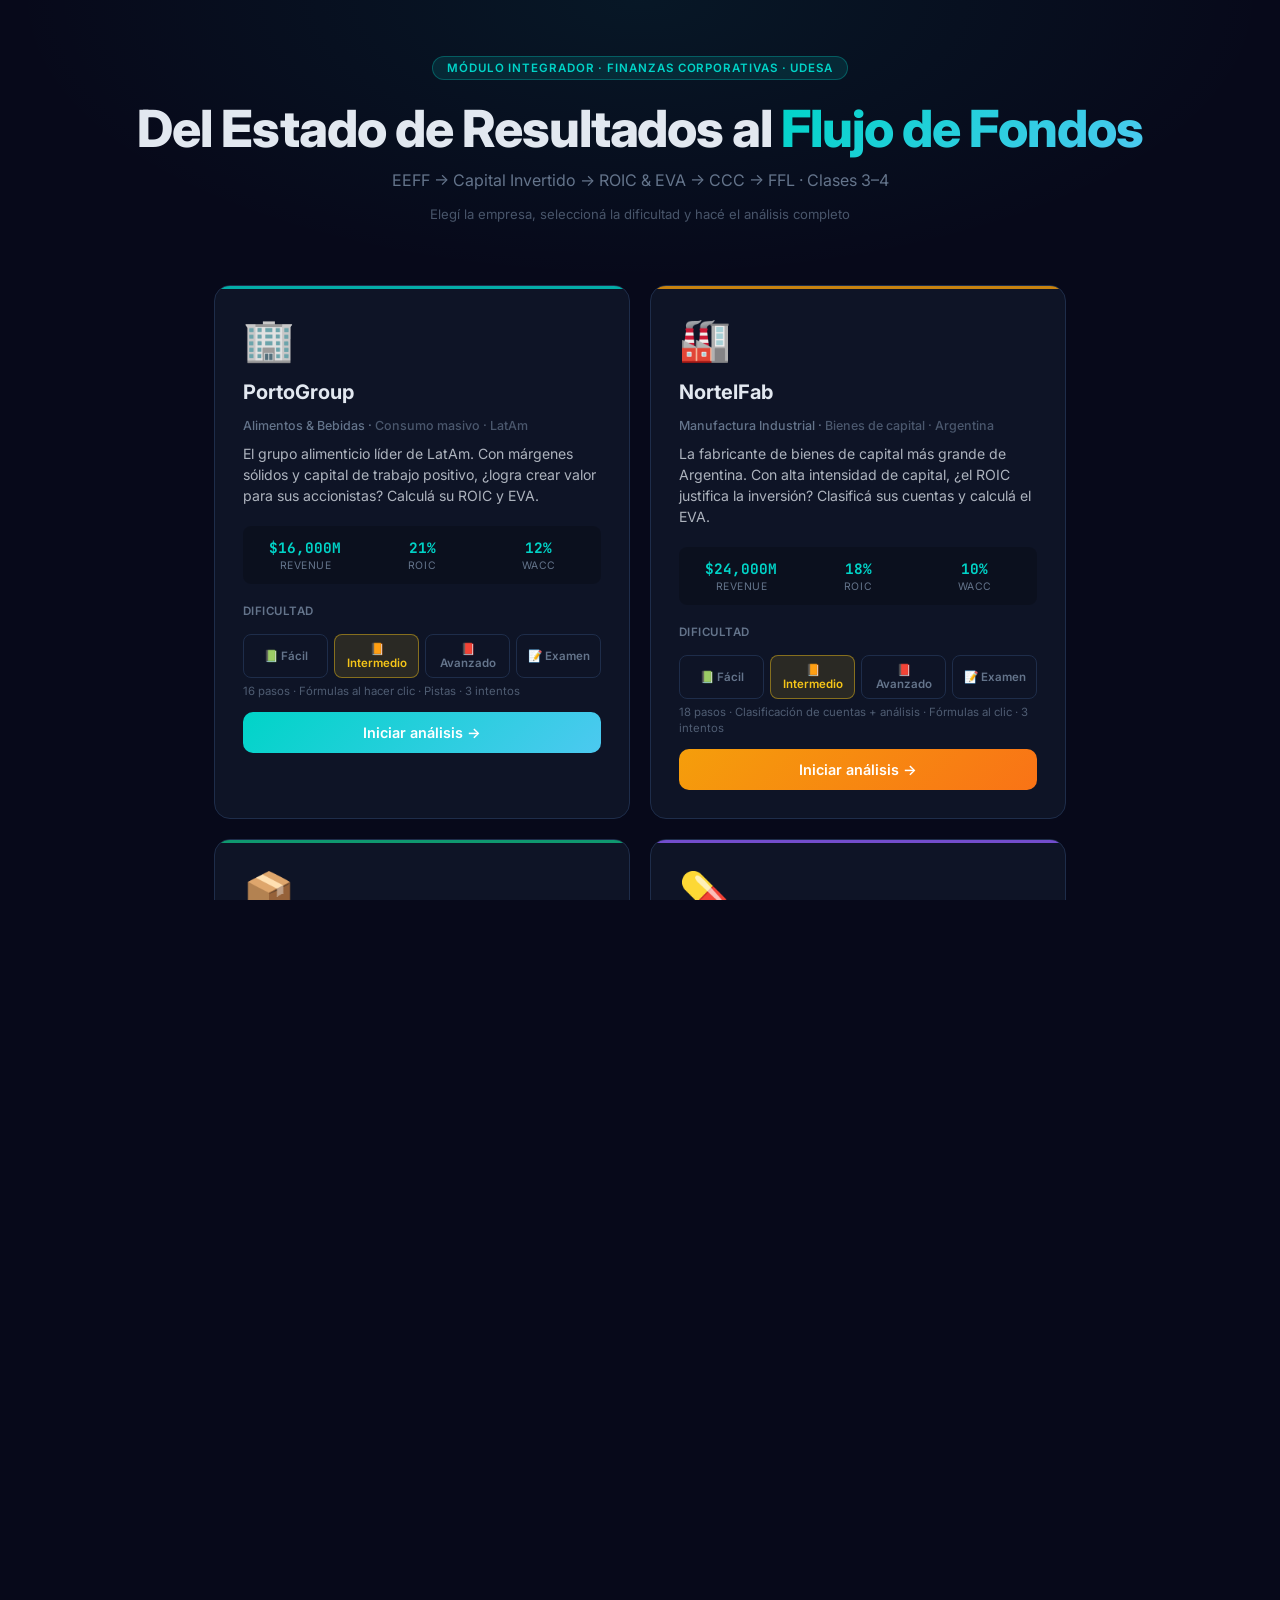
<file: index.html>
<!DOCTYPE html>
<html lang="es">
<head>
<meta charset="UTF-8">
<meta name="viewport" content="width=device-width, initial-scale=1.0">
<title>Analista Jr. — Finanzas Corporativas · UdeSA</title>
<link rel="preconnect" href="https://fonts.googleapis.com">
<link rel="preconnect" href="https://fonts.gstatic.com" crossorigin>
<link href="https://fonts.googleapis.com/css2?family=Inter:wght@300;400;500;600;700;800&family=JetBrains+Mono:wght@400;500;700&display=swap" rel="stylesheet">
<link rel="stylesheet" href="styles.css">
</head>
<body>

<!-- HOME -->
<div id="homeScreen" class="screen active">
  <div class="home-hero">
    <div class="badge">Módulo Integrador · Finanzas Corporativas · UdeSA</div>
    <h1>Del Estado de Resultados al <span>Flujo de Fondos</span></h1>
    <p>EEFF → Capital Invertido → ROIC &amp; EVA → CCC → FFL · Clases 3–4</p>
    <p class="sub">Elegí la empresa, seleccioná la dificultad y hacé el análisis completo</p>
    <div id="progressSummary" style="margin-top:12px;font-size:.75rem;color:var(--muted)"></div>
  </div>
  <div class="cases-grid" id="casesGrid"></div>
</div>

<!-- GAME -->
<div id="gameScreen" class="screen">
  <div class="game-header">
    <button class="btn-back" onclick="confirmBack()">← Inicio</button>
    <button class="btn-back" onclick="openGlossary()" style="white-space:nowrap;border-color:rgba(0,212,200,.3);color:var(--teal)">📖 Glosario</button>
    <div class="header-case">
      <span class="header-case-icon" id="hdrIcon"></span>
      <span class="header-case-name" id="hdrName"></span>
      <span class="hdr-diff-badge" id="hdrDiff" style="margin-left:8px"></span>
    </div>
    <div class="progress-bar-wrap">
      <div class="progress-steps" id="progressDots"></div>
      <span class="step-label" id="stepLabel">Paso 1/14</span>
    </div>
    <div class="header-score">⭐ <span id="headerScore">0</span> pts</div>
    <div id="examTimerWrap" style="display:none;align-items:center;gap:8px;min-width:140px">
      <span id="examTimerLabel" style="font-family:'JetBrains Mono',monospace;font-size:.85rem;font-weight:700;color:var(--teal);white-space:nowrap">⏱️ 3:00</span>
      <div style="flex:1;height:6px;background:var(--border);border-radius:3px;overflow:hidden;min-width:60px">
        <div id="examTimerBar" style="height:100%;width:100%;border-radius:3px;background:var(--teal);transition:width .9s linear,background .3s"></div>
      </div>
    </div>
  </div>
  <div class="game-body">
    <div class="data-room" id="dataRoom"><div class="dr-title">📊 Data Room</div></div>
    <div class="center-content" id="centerContent"></div>
    <div class="notebook" id="notebook"><div class="nb-title">📋 Tu análisis</div></div>
  </div>
</div>

<!-- RESULTS -->
<div id="resultsScreen" class="screen">
  <div class="results-header">
    <button class="btn-back" onclick="showHome()">← Inicio</button>
    <div class="header-case">
      <span class="header-case-icon" id="resIcon"></span>
      <span class="header-case-name" id="resName"></span>
    </div>
    <div class="header-score">⭐ <span id="resScoreHdr">0</span> pts</div>
  </div>
  <div class="results-body">
    <div class="verdict-card" id="resVerdictCard">
      <span class="verdict-icon" id="resVerdictIcon"></span>
      <div class="verdict-title" id="resVerdictTitle"></div>
      <div class="verdict-subtitle" id="resVerdictSub"></div>
    </div>
    <table class="results-table" id="resultsTable">
      <thead><tr><th>Métrica</th><th>Valor calculado</th><th>Concepto</th></tr></thead>
      <tbody id="resultsBody"></tbody>
    </table>
    <div class="score-section">
      <div class="score-title">Puntaje Final</div>
      <div class="score-value" id="finalScore">0</div>
      <div class="score-rank" id="finalRank"></div>
      <div class="score-max" id="scoreMax"></div>
    </div>
    <div id="examBreakdown" style="display:none;background:var(--card);border:1px solid var(--border);border-radius:16px;padding:24px;margin-bottom:28px"></div>
    <div class="results-actions">
      <button class="btn-another" onclick="startCase(state.currentCase.id)">Intentar de nuevo →</button>
      <button class="btn-home-results" onclick="showHome()">Volver al inicio</button>
    </div>
  </div>
</div>

<!-- GLOSSARY PANEL -->
<div id="glossaryPanel" class="glossary-panel">
  <div class="glossary-header">
    <span style="font-weight:700;font-size:1rem">📖 Glosario de Finanzas</span>
    <button onclick="closeGlossary()" style="background:none;border:none;color:var(--muted);font-size:1.3rem;cursor:pointer;padding:4px 10px;line-height:1">✕</button>
  </div>
  <input type="text" id="glossarySearch" class="glossary-search" placeholder="Buscar: ROIC, NOF, CCC…" oninput="filterGlossary(this.value)">
  <div id="glossaryList" class="glossary-list"></div>
</div>
<div id="glossaryOverlay" class="glossary-overlay" onclick="closeGlossary()"></div>

<script src="game.js"></script>
<script>renderGlossary();</script>
</body>
</html>
</file>
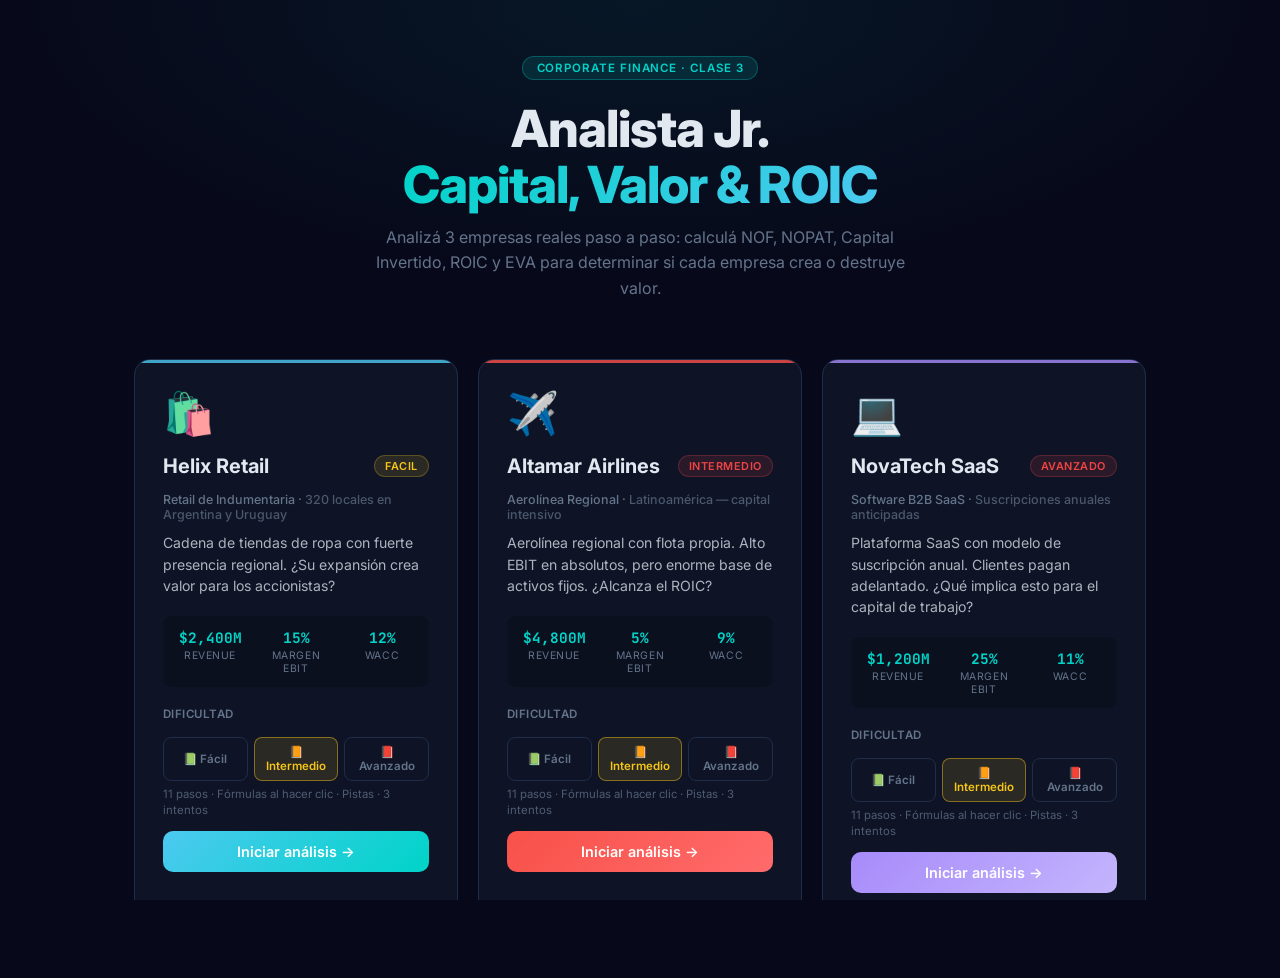
<file: game_c3.html>
<!DOCTYPE html>
<html lang="es">
<head>
<meta charset="UTF-8">
<meta name="viewport" content="width=device-width, initial-scale=1.0">
<title>Analista Jr. — Clase 3 · UdeSA Corporate Finance</title>
<link rel="preconnect" href="https://fonts.googleapis.com">
<link rel="preconnect" href="https://fonts.gstatic.com" crossorigin>
<link href="https://fonts.googleapis.com/css2?family=Inter:wght@300;400;500;600;700;800&family=JetBrains+Mono:wght@400;500;700&display=swap" rel="stylesheet">
<style>
:root {
  --bg: #07091A;
  --card: #0E1426;
  --card2: #131C35;
  --teal: #00D4C8;
  --green: #22C55E;
  --red: #EF4444;
  --yellow: #F5C518;
  --blue: #4CC9F0;
  --purple: #A78BFA;
  --text: #E2E8F0;
  --muted: #64748B;
  --border: #1E2D4A;
}
*{box-sizing:border-box;margin:0;padding:0}
html,body{height:100%;font-family:'Inter',sans-serif;background:var(--bg);color:var(--text);overflow-x:hidden}
.mono{font-family:'JetBrains Mono',monospace}

/* ─── SCREENS ─── */
.screen{display:none;opacity:0;transition:opacity .35s ease,transform .35s ease;transform:translateY(8px)}
.screen.active{display:flex;flex-direction:column;opacity:1;transform:translateY(0)}

/* ─── HOME SCREEN ─── */
#homeScreen{min-height:100vh;padding:0}
.home-hero{text-align:center;padding:56px 24px 40px;background:radial-gradient(ellipse 900px 400px at 50% 0%,rgba(0,212,200,.07) 0%,transparent 70%)}
.home-hero .badge{display:inline-block;background:rgba(0,212,200,.12);border:1px solid rgba(0,212,200,.3);color:var(--teal);font-size:.72rem;font-weight:600;letter-spacing:.08em;text-transform:uppercase;padding:4px 14px;border-radius:999px;margin-bottom:20px}
.home-hero h1{font-size:clamp(2rem,5vw,3.2rem);font-weight:800;letter-spacing:-.02em;line-height:1.1;margin-bottom:12px}
.home-hero h1 span{background:linear-gradient(135deg,var(--teal),var(--blue));-webkit-background-clip:text;-webkit-text-fill-color:transparent;background-clip:text}
.home-hero p{color:var(--muted);font-size:1rem;max-width:540px;margin:0 auto 10px;line-height:1.6}
.home-hero .sub{font-size:.82rem;color:var(--muted);opacity:.7}
.cases-grid{display:grid;grid-template-columns:repeat(auto-fit,minmax(300px,1fr));gap:20px;max-width:1060px;margin:0 auto;padding:8px 24px 56px}
.case-card{background:var(--card);border:1px solid var(--border);border-radius:16px;padding:28px;cursor:pointer;transition:transform .2s,box-shadow .2s,border-color .2s;position:relative;overflow:hidden}
.case-card::before{content:'';position:absolute;top:0;left:0;right:0;height:3px;background:var(--accent-color);opacity:.8}
.case-card:hover{transform:translateY(-4px);box-shadow:0 20px 60px rgba(0,0,0,.5);border-color:var(--accent-color)}
.case-icon{font-size:2.6rem;margin-bottom:16px;display:block}
.case-meta{display:flex;align-items:center;gap:10px;margin-bottom:14px}
.case-name{font-size:1.25rem;font-weight:700;flex:1}
.difficulty-badge{font-size:.68rem;font-weight:600;padding:3px 10px;border-radius:999px;letter-spacing:.05em;text-transform:uppercase}
.diff-intermedio{background:rgba(245,197,24,.12);color:var(--yellow);border:1px solid rgba(245,197,24,.25)}
.diff-avanzado{background:rgba(239,68,68,.12);color:var(--red);border:1px solid rgba(239,68,68,.25)}
/* ── Difficulty selector ── */
.diff-selector{display:flex;gap:6px;margin:16px 0 6px;flex-wrap:wrap}
.diff-pill{flex:1;padding:7px 6px;border-radius:8px;border:1px solid var(--border);background:transparent;color:var(--muted);font-family:'Inter',sans-serif;font-size:.72rem;font-weight:600;cursor:pointer;transition:all .2s;text-align:center;min-width:68px}
.diff-pill:hover{border-color:rgba(255,255,255,.25);color:var(--text)}
.diff-pill.dp-f.active{background:rgba(34,197,94,.12);border-color:rgba(34,197,94,.45);color:var(--green)}
.diff-pill.dp-a.active{background:rgba(245,197,24,.12);border-color:rgba(245,197,24,.45);color:var(--yellow)}
.diff-pill.dp-s.active{background:rgba(239,68,68,.12);border-color:rgba(239,68,68,.45);color:var(--red)}
.diff-desc{font-size:.71rem;color:var(--muted);min-height:15px;margin-bottom:12px;line-height:1.4;opacity:.75}
/* ── Difficulty badge in header ── */
.hdr-diff-badge{font-size:.68rem;font-weight:700;padding:3px 10px;border-radius:20px;letter-spacing:.04em}
.case-sector{font-size:.78rem;color:var(--muted);margin-bottom:10px;font-weight:500}
.case-tagline{font-size:.88rem;color:var(--text);opacity:.75;line-height:1.5;margin-bottom:20px}
.case-stats{display:flex;gap:16px;margin-bottom:20px;padding:12px;background:rgba(0,0,0,.2);border-radius:8px}
.case-stat{text-align:center;flex:1}
.case-stat .val{font-family:'JetBrains Mono',monospace;font-size:.9rem;font-weight:700;color:var(--teal)}
.case-stat .lbl{font-size:.65rem;color:var(--muted);text-transform:uppercase;letter-spacing:.05em;margin-top:2px}
.btn-start{width:100%;padding:12px;border:none;border-radius:10px;font-family:'Inter',sans-serif;font-size:.9rem;font-weight:600;cursor:pointer;background:linear-gradient(135deg,var(--accent-color),var(--accent-color2,var(--accent-color)));color:#fff;transition:opacity .2s,transform .1s}
.btn-start:hover{opacity:.9;transform:scale(1.01)}
.btn-start:active{transform:scale(.99)}

/* ─── GAME SCREEN ─── */
#gameScreen{min-height:100vh}
.game-header{display:flex;align-items:center;gap:16px;padding:14px 24px;background:rgba(14,20,38,.9);backdrop-filter:blur(12px);border-bottom:1px solid var(--border);position:sticky;top:0;z-index:100}
.btn-back{background:none;border:1px solid var(--border);color:var(--muted);padding:7px 14px;border-radius:8px;cursor:pointer;font-size:.82rem;font-family:'Inter',sans-serif;transition:all .2s;white-space:nowrap}
.btn-back:hover{border-color:var(--text);color:var(--text)}
.header-case{display:flex;align-items:center;gap:10px;flex:1}
.header-case-icon{font-size:1.4rem}
.header-case-name{font-weight:700;font-size:1rem}
.header-score{font-family:'JetBrains Mono',monospace;font-size:.9rem;color:var(--yellow);font-weight:700;white-space:nowrap}
.progress-bar-wrap{display:flex;align-items:center;gap:8px;flex:1;max-width:400px}
.progress-steps{display:flex;gap:4px;flex:1}
.step-dot{height:6px;flex:1;border-radius:3px;background:var(--border);transition:background .4s}
.step-dot.done{background:var(--green)}
.step-dot.active{background:var(--teal);animation:pulse-bar 1.5s ease-in-out infinite}
@keyframes pulse-bar{0%,100%{opacity:1}50%{opacity:.6}}
.step-label{font-size:.72rem;color:var(--muted);white-space:nowrap}

.game-body{display:grid;grid-template-columns:280px 1fr 240px;gap:0;flex:1;height:calc(100vh - 57px);overflow:hidden}

/* ─── DATA ROOM ─── */
.data-room{background:var(--card);border-right:1px solid var(--border);overflow-y:auto;padding:20px 16px}
.data-room::-webkit-scrollbar{width:4px}
.data-room::-webkit-scrollbar-track{background:transparent}
.data-room::-webkit-scrollbar-thumb{background:var(--border);border-radius:2px}
.dr-title{font-size:.7rem;font-weight:700;letter-spacing:.1em;text-transform:uppercase;color:var(--muted);margin-bottom:16px;display:flex;align-items:center;gap:6px}
.dr-section{margin-bottom:20px;padding:14px;border-radius:10px;border:1px solid transparent;transition:background .3s,border-color .3s}
.dr-section.highlight{background:rgba(0,212,200,.06);border-color:rgba(0,212,200,.2)}
.dr-section-title{font-size:.68rem;font-weight:700;text-transform:uppercase;letter-spacing:.08em;color:var(--muted);margin-bottom:10px;display:flex;align-items:center;gap:6px}
.dr-row{display:flex;justify-content:space-between;align-items:center;padding:5px 0;border-bottom:1px solid rgba(255,255,255,.04)}
.dr-row:last-child{border-bottom:none}
.dr-row-label{font-size:.78rem;color:var(--text);opacity:.8}
.dr-row-val{font-family:'JetBrains Mono',monospace;font-size:.8rem;font-weight:500;color:var(--teal)}
.dr-row.highlighted .dr-row-label{color:var(--teal);font-weight:600}
.dr-row.highlighted .dr-row-val{color:var(--yellow)}

/* ─── CENTER CONTENT ─── */
.center-content{overflow-y:auto;padding:28px 32px;background:var(--bg)}
.center-content::-webkit-scrollbar{width:5px}
.center-content::-webkit-scrollbar-track{background:transparent}
.center-content::-webkit-scrollbar-thumb{background:var(--border);border-radius:3px}
.step-header{margin-bottom:24px}
.step-number{font-size:.7rem;font-weight:700;text-transform:uppercase;letter-spacing:.1em;color:var(--muted);margin-bottom:6px}
.step-title{font-size:1.5rem;font-weight:700;margin-bottom:8px;line-height:1.2}
.step-task{font-size:.92rem;color:var(--text);opacity:.8;line-height:1.6;margin-bottom:20px}

.formula-toggle{display:inline-flex;align-items:center;gap:6px;background:transparent;border:1px solid rgba(0,212,200,.25);border-radius:20px;padding:5px 14px;color:var(--teal);font-size:.75rem;font-weight:600;cursor:pointer;margin-bottom:14px;transition:all .2s;user-select:none;font-family:'Inter',sans-serif}
.formula-toggle:hover{background:rgba(0,212,200,.08);border-color:var(--teal)}
.formula-toggle .ft-arrow{transition:transform .2s;font-size:.8rem}
.formula-toggle.open .ft-arrow{transform:rotate(90deg)}
.formula-box{display:none;background:var(--card2);border:1px solid rgba(0,212,200,.2);border-radius:10px;padding:16px 20px;margin-bottom:18px;border-left:3px solid var(--teal);animation:fadeSlide .2s ease}
.formula-box.open{display:block}
@keyframes fadeSlide{from{opacity:0;transform:translateY(-6px)}to{opacity:1;transform:translateY(0)}}
.formula-label{font-size:.65rem;text-transform:uppercase;letter-spacing:.08em;color:var(--muted);margin-bottom:8px}
.formula-code{font-family:'JetBrains Mono',monospace;font-size:1rem;color:var(--teal);font-weight:500}

.input-section{margin-bottom:20px}
.input-label{font-size:.8rem;font-weight:600;color:var(--muted);margin-bottom:8px;text-transform:uppercase;letter-spacing:.05em}
.answer-row{display:flex;gap:10px;align-items:center}
.answer-input{background:var(--card);border:2px solid var(--border);border-radius:10px;padding:12px 16px;font-family:'JetBrains Mono',monospace;font-size:1.1rem;color:var(--text);width:180px;outline:none;transition:border-color .2s}
.answer-input:focus{border-color:var(--teal)}
.answer-input.correct{border-color:var(--green);background:rgba(34,197,94,.08)}
.answer-input.wrong{border-color:var(--red);background:rgba(239,68,68,.08);animation:shake .4s ease}
.input-unit{font-family:'JetBrains Mono',monospace;font-size:.9rem;color:var(--muted)}
@keyframes shake{0%,100%{transform:translateX(0)}20%{transform:translateX(-6px)}40%{transform:translateX(6px)}60%{transform:translateX(-4px)}80%{transform:translateX(4px)}}
.btn-verify{padding:12px 24px;border:none;border-radius:10px;background:var(--teal);color:#07091A;font-family:'Inter',sans-serif;font-weight:700;font-size:.9rem;cursor:pointer;transition:all .2s}
.btn-verify:hover{background:#00b8ad;transform:scale(1.02)}
.btn-verify:active{transform:scale(.98)}
.btn-verify:disabled{opacity:.4;cursor:not-allowed;transform:none}
.btn-hint{padding:10px 18px;border:1px solid var(--border);border-radius:10px;background:transparent;color:var(--muted);font-family:'Inter',sans-serif;font-size:.82rem;cursor:pointer;transition:all .2s}
.btn-hint:hover{border-color:var(--yellow);color:var(--yellow)}

.feedback-box{padding:14px 18px;border-radius:10px;margin-top:16px;font-size:.88rem;line-height:1.6;display:none}
.feedback-box.correct{background:rgba(34,197,94,.1);border:1px solid rgba(34,197,94,.25);color:var(--green);display:block}
.feedback-box.wrong{background:rgba(239,68,68,.1);border:1px solid rgba(239,68,68,.25);color:var(--red);display:block}
.feedback-box.info{background:rgba(0,212,200,.08);border:1px solid rgba(0,212,200,.2);color:var(--teal);display:block}

.hint-box{background:rgba(245,197,24,.07);border:1px solid rgba(245,197,24,.2);border-radius:10px;padding:14px 18px;margin-top:14px;font-size:.85rem;color:var(--yellow);line-height:1.6;display:none}
.hint-box.visible{display:block}

.attempts-row{display:flex;gap:6px;margin-top:10px;align-items:center}
.attempt-dot{width:8px;height:8px;border-radius:50%;background:var(--border)}
.attempt-dot.used.first{background:var(--green)}
.attempt-dot.used{background:var(--red)}
.attempts-label{font-size:.72rem;color:var(--muted)}

.btn-next{padding:12px 28px;border:none;border-radius:10px;background:linear-gradient(135deg,var(--teal),var(--blue));color:#07091A;font-family:'Inter',sans-serif;font-weight:700;font-size:.95rem;cursor:pointer;transition:all .2s;display:none;margin-top:20px}
.btn-next:hover{opacity:.9;transform:scale(1.02)}
.btn-next.visible{display:inline-block}
.btn-next.pulse{animation:pulse-btn 1.5s ease-in-out infinite}
@keyframes pulse-btn{0%,100%{box-shadow:0 0 0 0 rgba(0,212,200,.4)}50%{box-shadow:0 0 0 8px rgba(0,212,200,0)}}

/* classification step */
.classify-grid{display:grid;gap:12px}
.classify-item{background:var(--card);border:1px solid var(--border);border-radius:10px;padding:14px 16px}
.classify-item-name{font-size:.88rem;font-weight:600;margin-bottom:10px}
.classify-item-val{font-family:'JetBrains Mono',monospace;font-size:.8rem;color:var(--teal);margin-bottom:10px}
.classify-btns{display:flex;gap:6px;flex-wrap:wrap}
.classify-btn{padding:6px 12px;border-radius:6px;border:1px solid var(--border);background:transparent;color:var(--muted);font-size:.75rem;font-weight:600;cursor:pointer;transition:all .2s;font-family:'Inter',sans-serif}
.classify-btn:hover{border-color:var(--text);color:var(--text)}
.classify-btn.selected-activo{background:rgba(76,201,240,.15);border-color:var(--blue);color:var(--blue)}
.classify-btn.selected-pasivo{background:rgba(239,68,68,.15);border-color:var(--red);color:var(--red)}
.classify-btn.selected-noOp{background:rgba(100,116,139,.15);border-color:var(--muted);color:var(--muted)}
.classify-item.correct-item{border-color:var(--green);background:rgba(34,197,94,.05)}
.classify-item.wrong-item{border-color:var(--red);background:rgba(239,68,68,.05)}
.classify-item-feedback{font-size:.72rem;margin-top:6px;font-weight:600;display:none}
.classify-item.correct-item .classify-item-feedback{display:block;color:var(--green)}
.classify-item.wrong-item .classify-item-feedback{display:block;color:var(--red)}

/* dupont tree */
.dupont-tree{margin-top:20px;background:var(--card2);border:1px solid var(--border);border-radius:12px;padding:20px}
.dupont-title{font-size:.72rem;text-transform:uppercase;letter-spacing:.08em;color:var(--muted);margin-bottom:16px;font-weight:700}
.dupont-row{display:flex;align-items:center;justify-content:center;gap:12px;margin-bottom:10px;flex-wrap:wrap}
.dupont-box{background:var(--card);border:1px solid var(--border);border-radius:8px;padding:10px 16px;text-align:center;min-width:120px}
.dupont-box-label{font-size:.65rem;text-transform:uppercase;letter-spacing:.05em;color:var(--muted);margin-bottom:4px}
.dupont-box-val{font-family:'JetBrains Mono',monospace;font-size:1rem;font-weight:700;color:var(--teal)}
.dupont-op{font-size:1.2rem;color:var(--muted);font-weight:300}
.dupont-box.highlight{border-color:var(--teal);background:rgba(0,212,200,.08)}
.dupont-box.highlight .dupont-box-val{color:var(--yellow)}

/* eva step */
.comparison-card{display:grid;grid-template-columns:1fr 1fr;gap:16px;margin-top:16px}
.cmp-item{background:var(--card2);border:1px solid var(--border);border-radius:12px;padding:16px;text-align:center}
.cmp-label{font-size:.72rem;text-transform:uppercase;letter-spacing:.08em;color:var(--muted);margin-bottom:8px;font-weight:700}
.cmp-val{font-family:'JetBrains Mono',monospace;font-size:1.8rem;font-weight:700}
.cmp-val.teal{color:var(--teal)}
.cmp-val.yellow{color:var(--yellow)}
.verdict-compare{text-align:center;margin-top:14px;padding:12px;border-radius:10px;font-weight:700;font-size:.95rem}
.verdict-compare.positive{background:rgba(34,197,94,.1);color:var(--green);border:1px solid rgba(34,197,94,.2)}
.verdict-compare.negative{background:rgba(239,68,68,.1);color:var(--red);border:1px solid rgba(239,68,68,.2)}

.mc-options{display:flex;flex-direction:column;gap:10px;margin-top:16px}
.mc-option{padding:14px 18px;border:1px solid var(--border);border-radius:10px;cursor:pointer;transition:all .2s;font-size:.9rem;line-height:1.4}
.mc-option:hover{border-color:var(--teal);background:rgba(0,212,200,.05)}
.mc-option.selected{border-color:var(--teal);background:rgba(0,212,200,.08)}
.mc-option.correct{border-color:var(--green);background:rgba(34,197,94,.1);color:var(--green)}
.mc-option.wrong{border-color:var(--red);background:rgba(239,68,68,.1);color:var(--red)}

/* ─── NOTEBOOK ─── */
.notebook{background:var(--card);border-left:1px solid var(--border);padding:20px 16px;overflow-y:auto}
.notebook::-webkit-scrollbar{width:4px}
.notebook::-webkit-scrollbar-thumb{background:var(--border);border-radius:2px}
.nb-title{font-size:.7rem;font-weight:700;letter-spacing:.1em;text-transform:uppercase;color:var(--muted);margin-bottom:16px;display:flex;align-items:center;gap:6px}
.nb-row{display:flex;justify-content:space-between;align-items:center;padding:8px 0;border-bottom:1px solid rgba(255,255,255,.04)}
.nb-row:last-child{border-bottom:none}
.nb-label{font-size:.78rem;color:var(--muted)}
.nb-val{font-family:'JetBrains Mono',monospace;font-size:.85rem;font-weight:600;color:var(--muted);transition:color .4s,opacity .4s}
.nb-val.filled{color:var(--teal)}
.nb-val.filled.flash{animation:nb-flash .6s ease}
@keyframes nb-flash{0%{background:rgba(0,212,200,.3);border-radius:4px}100%{background:transparent}}
.nb-divider{border-top:1px solid var(--border);margin:8px 0}

/* ─── RESULTS SCREEN ─── */
#resultsScreen{min-height:100vh;padding:0;align-items:stretch}
.results-header{display:flex;align-items:center;gap:16px;padding:14px 24px;background:rgba(14,20,38,.9);border-bottom:1px solid var(--border)}
.results-body{flex:1;padding:40px 24px;max-width:900px;margin:0 auto;width:100%}
.verdict-card{border-radius:20px;padding:36px;margin-bottom:36px;text-align:center;position:relative;overflow:hidden}
.verdict-card::before{content:'';position:absolute;inset:0;background:radial-gradient(ellipse 600px 300px at 50% 50%,rgba(255,255,255,.04) 0%,transparent 70%)}
.verdict-card.crea{background:linear-gradient(135deg,rgba(34,197,94,.12),rgba(0,212,200,.08));border:1px solid rgba(34,197,94,.25)}
.verdict-card.destruye{background:linear-gradient(135deg,rgba(239,68,68,.12),rgba(245,197,24,.04));border:1px solid rgba(239,68,68,.25)}
.verdict-icon{font-size:3.5rem;margin-bottom:12px;display:block}
.verdict-title{font-size:2rem;font-weight:800;margin-bottom:8px;letter-spacing:-.02em}
.verdict-title.green{color:var(--green)}
.verdict-title.red{color:var(--red)}
.verdict-subtitle{font-size:1rem;color:var(--text);opacity:.7;margin-bottom:16px}
.verdict-eva{font-family:'JetBrains Mono',monospace;font-size:1.4rem;font-weight:700}
.results-grid{display:grid;grid-template-columns:repeat(auto-fit,minmax(200px,1fr));gap:16px;margin-bottom:28px}
.result-metric{background:var(--card);border:1px solid var(--border);border-radius:12px;padding:20px;text-align:center}
.result-metric-label{font-size:.7rem;text-transform:uppercase;letter-spacing:.08em;color:var(--muted);margin-bottom:8px;font-weight:700}
.result-metric-val{font-family:'JetBrains Mono',monospace;font-size:1.6rem;font-weight:700;color:var(--teal)}
.score-section{background:var(--card2);border:1px solid var(--border);border-radius:16px;padding:28px;text-align:center;margin-bottom:28px}
.score-title{font-size:.8rem;text-transform:uppercase;letter-spacing:.1em;color:var(--muted);margin-bottom:10px;font-weight:700}
.score-value{font-family:'JetBrains Mono',monospace;font-size:3rem;font-weight:800;color:var(--yellow);margin-bottom:8px}
.score-rank{font-size:1.1rem;font-weight:700;color:var(--text);margin-bottom:4px}
.score-max{font-size:.8rem;color:var(--muted)}
.bonus-badge{display:inline-block;background:linear-gradient(135deg,rgba(245,197,24,.2),rgba(245,197,24,.1));border:1px solid rgba(245,197,24,.35);color:var(--yellow);padding:6px 18px;border-radius:999px;font-size:.82rem;font-weight:700;margin-top:10px;display:none}
.bonus-badge.visible{display:inline-block}
.results-actions{display:flex;gap:12px;justify-content:center;flex-wrap:wrap}
.btn-another{padding:14px 32px;border:none;border-radius:12px;background:linear-gradient(135deg,var(--teal),var(--blue));color:#07091A;font-family:'Inter',sans-serif;font-weight:700;font-size:1rem;cursor:pointer;transition:all .2s}
.btn-another:hover{opacity:.9;transform:scale(1.02)}
.btn-home-results{padding:14px 28px;border:1px solid var(--border);border-radius:12px;background:transparent;color:var(--text);font-family:'Inter',sans-serif;font-size:.9rem;cursor:pointer;transition:all .2s}
.btn-home-results:hover{border-color:var(--text)}

/* ─── MOBILE ─── */
@media(max-width:768px){
  .game-body{grid-template-columns:1fr;height:auto;overflow:visible}
  .data-room{border-right:none;border-bottom:1px solid var(--border);max-height:280px;overflow-y:auto}
  .notebook{border-left:none;border-top:1px solid var(--border)}
  .center-content{padding:20px 16px}
  .cases-grid{grid-template-columns:1fr}
  .game-header{flex-wrap:wrap;gap:10px}
  .progress-bar-wrap{min-width:100%;order:3}
  .comparison-card{grid-template-columns:1fr}
  .dupont-row{gap:8px}
}

/* scrollbars global */
::-webkit-scrollbar{width:6px;height:6px}
::-webkit-scrollbar-track{background:var(--bg)}
::-webkit-scrollbar-thumb{background:var(--border);border-radius:3px}

/* nof info boxes */
.nof-info{display:flex;gap:12px;margin-bottom:16px;flex-wrap:wrap}
.nof-box{background:var(--card2);border:1px solid var(--border);border-radius:8px;padding:12px 16px;flex:1;min-width:140px}
.nof-box-label{font-size:.65rem;text-transform:uppercase;letter-spacing:.06em;color:var(--muted);margin-bottom:4px}
.nof-box-val{font-family:'JetBrains Mono',monospace;font-size:1.1rem;font-weight:700;color:var(--blue)}

.step-content{animation:slide-in .3s ease}
@keyframes slide-in{from{opacity:0;transform:translateX(20px)}to{opacity:1;transform:translateX(0)}}
</style>
</head>
<body>

<!-- ═══════════════ HOME SCREEN ═══════════════ -->
<div id="homeScreen" class="screen active">
  <div class="home-hero">
    <div class="badge"> Corporate Finance · Clase 3</div>
    <h1>Analista Jr.<br><span>Capital, Valor & ROIC</span></h1>
    <p>Analizá 3 empresas reales paso a paso: calculá NOF, NOPAT, Capital Invertido, ROIC y EVA para determinar si cada empresa crea o destruye valor.</p>
  </div>
  <div class="cases-grid">
    <!-- cards injected by JS -->
  </div>
</div>

<!-- ═══════════════ GAME SCREEN ═══════════════ -->
<div id="gameScreen" class="screen">
  <div class="game-header">
    <button class="btn-back" onclick="confirmBack()">← Inicio</button>
    <div class="header-case">
      <span class="header-case-icon" id="hdrIcon"></span>
      <span class="header-case-name" id="hdrName"></span>
      <span class="hdr-diff-badge" id="hdrDiff" style="margin-left:8px;padding:3px 10px;border-radius:20px;font-size:.68rem;font-weight:700"></span>
    </div>
    <div class="progress-bar-wrap">
      <div class="progress-steps" id="progressDots"></div>
      <span class="step-label" id="stepLabel">Paso 1/10</span>
    </div>
    <div class="header-score">⭐ <span id="headerScore">0</span> pts</div>
  </div>
  <div class="game-body">
    <div class="data-room" id="dataRoom">
      <div class="dr-title">📊 Data Room</div>
      <!-- injected by JS -->
    </div>
    <div class="center-content" id="centerContent">
      <!-- injected by JS -->
    </div>
    <div class="notebook" id="notebook">
      <div class="nb-title">📋 Tu análisis</div>
      <!-- injected by JS -->
    </div>
  </div>
</div>

<!-- ═══════════════ RESULTS SCREEN ═══════════════ -->
<div id="resultsScreen" class="screen">
  <div class="results-header">
    <button class="btn-back" onclick="showHome()">← Inicio</button>
    <div class="header-case">
      <span class="header-case-icon" id="resIcon"></span>
      <span class="header-case-name" id="resName"></span>
    </div>
    <div class="header-score">⭐ <span id="resScoreHdr">0</span> pts</div>
  </div>
  <div class="results-body">
    <div class="verdict-card" id="verdictCard">
      <span class="verdict-icon" id="verdictIcon"></span>
      <div class="verdict-title" id="verdictTitle"></div>
      <div class="verdict-subtitle" id="verdictSubtitle"></div>
      <div class="verdict-eva mono" id="verdictEva"></div>
    </div>
    <div class="results-grid" id="resultsGrid"></div>
    <div class="score-section">
      <div class="score-title">Puntaje Final</div>
      <div class="score-value" id="finalScore">0</div>
      <div class="score-rank" id="finalRank"></div>
      <div class="score-max">Máximo: 800 pts (600 + 200 bonus)</div>
      <div class="bonus-badge" id="bonusBadge">🌟 ¡Analista Estrella! +200 bonus</div>
    </div>
    <div class="results-actions">
      <button class="btn-another" onclick="goNextCase()">Analizar otra empresa →</button>
      <button class="btn-home-results" onclick="showHome()">Volver al inicio</button>
    </div>
  </div>
</div>

<script>
// ═══════════════════════════════════════════════════════════════
// GAME DATA
// ═══════════════════════════════════════════════════════════════
const CASES = [
  {
    id: 0,
    icon: '🛍️',
    color: '#4CC9F0',
    color2: '#00D4C8',
    name: 'Helix Retail',
    sector: 'Retail de Indumentaria',
    sectorDetail: '320 locales en Argentina y Uruguay',
    difficulty: 'facil',
    diffClass: 'diff-intermedio',
    tagline: 'Cadena de tiendas de ropa con fuerte presencia regional. ¿Su expansión crea valor para los accionistas?',
    revenue: 2400, cogs: 1440, grossProfit: 960, grossMargin: 40,
    ebit: 360, ebitMargin: 15, tax: 30, nopat: 252, nopatMargin: 10.5, wacc: 12,
    dso: 30, dio: 122, dpo: 91, ccc: 61, capitalTurnover: 2.73, spread: 16.6,
    items: [
      { name: 'Cuentas por Cobrar', value: 200, cat: 'activo' },
      { name: 'Inventario', value: 480, cat: 'activo' },
      { name: 'Cuentas por Pagar', value: 360, cat: 'pasivo' },
      { name: 'Gastos Devengados', value: 120, cat: 'pasivo' },
      { name: 'Caja', value: 150, cat: 'noOp' },
      { name: 'Deuda CP', value: 200, cat: 'noOp' },
    ],
    afn: 600, ain: 80,
    nof: 200, ci: 880,
    roic: 28.636, eva: 146.16,
    verdict: 'crea',
    stats: [{ val: '$2,400M', lbl: 'Revenue' }, { val: '15%', lbl: 'Margen EBIT' }, { val: '12%', lbl: 'WACC' }]
  },
  {
    id: 1,
    icon: '✈️',
    color: '#F85149',
    color2: '#FF6B6B',
    name: 'Altamar Airlines',
    sector: 'Aerolínea Regional',
    sectorDetail: 'Latinoamérica — capital intensivo',
    difficulty: 'Intermedio',
    diffClass: 'diff-avanzado',
    tagline: 'Aerolínea regional con flota propia. Alto EBIT en absolutos, pero enorme base de activos fijos. ¿Alcanza el ROIC?',
    revenue: 4800, cogs: 3840, grossProfit: 960, grossMargin: 20,
    ebit: 240, ebitMargin: 5, tax: 30, nopat: 168, nopatMargin: 3.5, wacc: 9,
    dso: 15, dio: 34, dpo: 46, ccc: 3, capitalTurnover: 1.54, spread: -3.6,
    items: [
      { name: 'Cuentas por Cobrar', value: 200, cat: 'activo' },
      { name: 'Inventario Combustible', value: 360, cat: 'activo' },
      { name: 'Pagos Anticipados', value: 120, cat: 'activo' },
      { name: 'Cuentas por Pagar', value: 480, cat: 'pasivo' },
      { name: 'Ingresos Diferidos (tickets)', value: 400, cat: 'pasivo' },
      { name: 'Caja', value: 300, cat: 'noOp' },
      { name: 'Bonos LP', value: 2000, cat: 'noOp' },
    ],
    afn: 3200, ain: 120,
    nof: -200, ci: 3120,
    roic: 5.385, eva: -112.0,
    verdict: 'destruye',
    stats: [{ val: '$4,800M', lbl: 'Revenue' }, { val: '5%', lbl: 'Margen EBIT' }, { val: '9%', lbl: 'WACC' }]
  },
  {
    id: 2,
    icon: '💻',
    color: '#A78BFA',
    color2: '#C4B5FD',
    name: 'NovaTech SaaS',
    sector: 'Software B2B SaaS',
    sectorDetail: 'Suscripciones anuales anticipadas',
    difficulty: 'Avanzado',
    diffClass: 'diff-avanzado',
    tagline: 'Plataforma SaaS con modelo de suscripción anual. Clientes pagan adelantado. ¿Qué implica esto para el capital de trabajo?',
    revenue: 1200, cogs: 240, grossProfit: 960, grossMargin: 80,
    ebit: 300, ebitMargin: 25, tax: 30, nopat: 210, nopatMargin: 17.5, wacc: 11,
    dso: 55, dio: 0, dpo: 30, ccc: 25, capitalTurnover: 2.14, spread: 26.5,
    items: [
      { name: 'Cuentas por Cobrar', value: 180, cat: 'activo' },
      { name: 'Gastos Prepagos', value: 60, cat: 'activo' },
      { name: 'Cuentas por Pagar', value: 80, cat: 'pasivo' },
      { name: 'Accrued Liabilities', value: 40, cat: 'pasivo' },
      { name: 'Ingresos Diferidos', value: 200, cat: 'pasivo' },
      { name: 'Caja', value: 400, cat: 'noOp' },
      { name: 'Deuda LP', value: 600, cat: 'noOp' },
    ],
    afn: 160, ain: 480,
    nof: -80, ci: 560,
    roic: 37.5, eva: 148.0,
    verdict: 'crea',
    stats: [{ val: '$1,200M', lbl: 'Revenue' }, { val: '25%', lbl: 'Margen EBIT' }, { val: '11%', lbl: 'WACC' }]
  }
];

// ═══════════════════════════════════════════════════════════════
// DIFFICULTY CONFIG
// ═══════════════════════════════════════════════════════════════
const DIFF_KEYS = ['facil', 'intermedio', 'avanzado'];
const DIFFICULTY = {
  facil:      { label:'📗 Fácil',      maxAttempts:5, formulaOpen:true,  hideFormula:false, hints:true,  multiplier:1.0, showSolution:true  },
  intermedio: { label:'📙 Intermedio', maxAttempts:3, formulaOpen:false, hideFormula:false, hints:true,  multiplier:1.5, showSolution:true  },
  avanzado:   { label:'📕 Avanzado',   maxAttempts:2, formulaOpen:false, hideFormula:true,  hints:false, multiplier:2.0, showSolution:false }
};
const cardDifficulty = [1, 1, 1]; // default: intermedio

// ═══════════════════════════════════════════════════════════════
// STATE
// ═══════════════════════════════════════════════════════════════
let state = {
  currentCase: null,
  currentStep: 0,
  score: 0,
  difficulty: DIFFICULTY.intermedio,
  steps: [],
  stepAttempts: [],
  stepScores: [],
  notebook: { grossProfit: null, nopat: null, nof: null, ci: null, roic: null, spread: null, eva: null },
  classifyState: [],
  classifyVerified: false,
  allFirstTry: true,
  mcAnswered: false,
};

// ═══════════════════════════════════════════════════════════════
// SCREEN MANAGEMENT
// ═══════════════════════════════════════════════════════════════
function showScreen(id) {
  document.querySelectorAll('.screen').forEach(s => {
    s.classList.remove('active');
    s.style.display = 'none';
  });
  const el = document.getElementById(id);
  el.style.display = 'flex';
  requestAnimationFrame(() => el.classList.add('active'));
}

function showHome() {
  showScreen('homeScreen');
}

function confirmBack() {
  if (state.currentStep > 0) {
    if (!confirm('¿Salir del análisis? Perderás el progreso del caso actual.')) return;
  }
  showHome();
}

// ═══════════════════════════════════════════════════════════════
// HOME
// ═══════════════════════════════════════════════════════════════
function getDiffDesc(idx) {
  return [
    '10 pasos · Fórmulas visibles · Pistas · 5 intentos',
    '11 pasos · Fórmulas al hacer clic · Pistas · 3 intentos',
    '12 pasos · Sin fórmulas ni pistas · 2 intentos · ×2 pts'
  ][idx] || '';
}
function selectDiff(caseId, diffIdx) {
  cardDifficulty[caseId] = diffIdx;
  const sel = document.getElementById(`diffSel${caseId}`);
  if (sel) sel.querySelectorAll('.diff-pill').forEach((btn, i) => btn.classList.toggle('active', i === diffIdx));
  const desc = document.getElementById(`diffDesc${caseId}`);
  if (desc) desc.textContent = getDiffDesc(diffIdx);
}
function renderHome() {
  const grid = document.querySelector('.cases-grid');
  grid.innerHTML = CASES.map(c => `
    <div class="case-card" style="--accent-color:${c.color};--accent-color2:${c.color2}">
      <span class="case-icon">${c.icon}</span>
      <div class="case-meta">
        <span class="case-name">${c.name}</span>
        <span class="difficulty-badge ${c.diffClass}">${c.difficulty}</span>
      </div>
      <div class="case-sector">${c.sector} · <span style="opacity:.7">${c.sectorDetail}</span></div>
      <div class="case-tagline">${c.tagline}</div>
      <div class="case-stats">
        ${c.stats.map(s => `<div class="case-stat"><div class="val">${s.val}</div><div class="lbl">${s.lbl}</div></div>`).join('')}
      </div>
      <div style="font-size:.72rem;color:var(--muted);margin:14px 0 4px;font-weight:600;letter-spacing:.04em;text-transform:uppercase">Dificultad</div>
      <div class="diff-selector" id="diffSel${c.id}" onclick="event.stopPropagation()">
        <button class="diff-pill dp-f ${cardDifficulty[c.id]===0?'active':''}" onclick="selectDiff(${c.id},0)">📗 Fácil</button>
        <button class="diff-pill dp-a ${cardDifficulty[c.id]===1?'active':''}" onclick="selectDiff(${c.id},1)">📙 Intermedio</button>
        <button class="diff-pill dp-s ${cardDifficulty[c.id]===2?'active':''}" onclick="selectDiff(${c.id},2)">📕 Avanzado</button>
      </div>
      <div class="diff-desc" id="diffDesc${c.id}">${getDiffDesc(cardDifficulty[c.id])}</div>
      <button class="btn-start" style="background:linear-gradient(135deg,${c.color},${c.color2})" onclick="startCase(${c.id})">Iniciar análisis →</button>
    </div>
  `).join('');
}

// ═══════════════════════════════════════════════════════════════
// STEP SEQUENCE
// ═══════════════════════════════════════════════════════════════
function getStepSequence(diffKey) {
  const base = ['grossProfit','margenBruto','nopat','margenNopat','classify','nof','ci','roic','spread','eva'];
  if (diffKey === 'intermedio') {
    const s = [...base];
    s.splice(7, 0, 'turnover'); // insert after 'ci'
    return s; // 11 steps
  }
  if (diffKey === 'avanzado') {
    const s = [...base];
    s.splice(4, 0, 'ccc');      // insert before 'classify'
    s.splice(8, 0, 'turnover'); // insert after 'ci'
    return s; // 12 steps
  }
  return base; // facil: 10 steps
}

// ═══════════════════════════════════════════════════════════════
// START CASE
// ═══════════════════════════════════════════════════════════════
function startCase(id) {
  const diffKey = DIFF_KEYS[cardDifficulty[id]];
  state.difficulty = DIFFICULTY[diffKey];
  state.steps = getStepSequence(diffKey);
  state.currentCase = CASES[id];
  state.currentStep = 0;
  state.score = 0;
  state.stepAttempts = state.steps.map(() => 0);
  state.stepScores = state.steps.map(() => 0);
  state.notebook = { grossProfit: null, nopat: null, nof: null, ci: null, roic: null, spread: null, eva: null };
  state.classifyState = state.currentCase.items.map(() => null);
  state.classifyVerified = false;
  state.allFirstTry = true;
  state.mcAnswered = false;

  document.getElementById('hdrIcon').textContent = state.currentCase.icon;
  document.getElementById('hdrName').textContent = state.currentCase.name;
  const hdrDiff = document.getElementById('hdrDiff');
  if (hdrDiff) {
    const D = state.difficulty;
    hdrDiff.textContent = D.label;
    hdrDiff.style.cssText = D === DIFFICULTY.facil
      ? 'background:rgba(34,197,94,.12);color:#22C55E;border:1px solid rgba(34,197,94,.3)'
      : D === DIFFICULTY.intermedio
      ? 'background:rgba(245,197,24,.12);color:#F5C518;border:1px solid rgba(245,197,24,.3)'
      : 'background:rgba(239,68,68,.12);color:#EF4444;border:1px solid rgba(239,68,68,.3)';
  }
  document.getElementById('headerScore').textContent = '0';
  document.getElementById('resIcon').textContent = state.currentCase.icon;
  document.getElementById('resName').textContent = state.currentCase.name;

  renderDataRoom();
  renderNotebook();
  renderProgressDots();
  renderStep();
  showScreen('gameScreen');
}

// ═══════════════════════════════════════════════════════════════
// DATA ROOM
// ═══════════════════════════════════════════════════════════════
function renderDataRoom() {
  const c = state.currentCase;
  const step = state.currentStep;
  const dr = document.getElementById('dataRoom');

  const activos = c.items.filter(i => i.cat === 'activo');
  const pasivos = c.items.filter(i => i.cat === 'pasivo');
  const noOps = c.items.filter(i => i.cat === 'noOp');

  const hl = (s) => step === s ? 'highlight' : '';

  dr.innerHTML = `
    <div class="dr-title">📊 Data Room — ${c.name}</div>

    <div class="dr-section ${step === 0 ? 'highlight' : ''}">
      <div class="dr-section-title">📈 Estado de Resultados</div>
      <div class="dr-row"><span class="dr-row-label">Revenue</span><span class="dr-row-val">$${fmt(c.revenue)}M</span></div>
      <div class="dr-row"><span class="dr-row-label">COGS</span><span class="dr-row-val">$${fmt(c.cogs)}M</span></div>
      <div class="dr-row"><span class="dr-row-label">EBIT</span><span class="dr-row-val">$${fmt(c.ebit)}M</span></div>
      <div class="dr-row"><span class="dr-row-label">Margen EBIT</span><span class="dr-row-val">${c.ebitMargin}%</span></div>
      <div class="dr-row"><span class="dr-row-label">Tasa impositiva (t)</span><span class="dr-row-val">${c.tax}%</span></div>
    </div>

    <div class="dr-section ${step >= 1 && step <= 3 ? 'highlight' : ''}">
      <div class="dr-section-title">⚖️ Balance Operativo</div>
      ${activos.map(i => `<div class="dr-row"><span class="dr-row-label">${i.name}</span><span class="dr-row-val" style="color:var(--blue)">$${fmt(i.value)}M ↑</span></div>`).join('')}
      ${pasivos.map(i => `<div class="dr-row"><span class="dr-row-label">${i.name}</span><span class="dr-row-val" style="color:var(--red)">$${fmt(i.value)}M ↓</span></div>`).join('')}
      ${noOps.map(i => `<div class="dr-row"><span class="dr-row-label">${i.name}</span><span class="dr-row-val" style="color:var(--muted)">$${fmt(i.value)}M</span></div>`).join('')}
    </div>

    <div class="dr-section ${step >= 3 ? 'highlight' : ''}">
      <div class="dr-section-title">🏭 Activos de Largo Plazo</div>
      <div class="dr-row"><span class="dr-row-label">Activos Fijos Netos (AFN)</span><span class="dr-row-val">$${fmt(c.afn)}M</span></div>
      <div class="dr-row"><span class="dr-row-label">Activos Intangibles (AIN)</span><span class="dr-row-val">$${fmt(c.ain)}M</span></div>
    </div>

    <div class="dr-section ${step >= 4 ? 'highlight' : ''}">
      <div class="dr-section-title">💰 Costo de Capital</div>
      <div class="dr-row"><span class="dr-row-label">WACC</span><span class="dr-row-val">${c.wacc}%</span></div>
    </div>
  `;
}

// ═══════════════════════════════════════════════════════════════
// NOTEBOOK
// ═══════════════════════════════════════════════════════════════
function renderNotebook() {
  const c = state.currentCase;
  const nb = state.notebook;
  const el = document.getElementById('notebook');

  const row = (label, val, flash=false) => `
    <div class="nb-row">
      <span class="nb-label">${label}</span>
      <span class="nb-val ${val !== null ? 'filled' : ''} ${flash ? 'flash' : ''}">${val !== null ? val : '—'}</span>
    </div>`;

  el.innerHTML = `
    <div class="nb-title">📋 Tu análisis</div>
    ${row('Gross Profit', nb.grossProfit !== null ? `$${fmt(nb.grossProfit)}M` : null)}
    ${row('NOPAT', nb.nopat !== null ? `$${fmt(nb.nopat)}M` : null)}
    <div class="nb-divider"></div>
    ${row('NOF', nb.nof !== null ? `$${fmtSigned(nb.nof)}M` : null)}
    ${row('AFN', `$${fmt(c.afn)}M`)}
    ${row('AIN', `$${fmt(c.ain)}M`)}
    <div class="nb-divider"></div>
    ${row('CI', nb.ci !== null ? `$${fmt(nb.ci)}M` : null)}
    <div class="nb-divider"></div>
    ${row('ROIC', nb.roic !== null ? `${nb.roic}%` : null)}
    ${row('WACC', `${c.wacc}%`)}
    ${row('Spread', nb.spread !== null ? `${nb.spread}%` : null)}
    <div class="nb-divider"></div>
    ${row('EVA', nb.eva !== null ? `$${fmtSigned(nb.eva)}M` : null)}
    <div class="nb-divider"></div>
    <div class="nb-row"><span class="nb-label" style="font-size:.7rem;color:var(--muted)">Puntaje</span><span class="nb-val filled" style="color:var(--yellow)">${state.score} pts</span></div>
  `;
}

function fillNotebook(key, val) {
  state.notebook[key] = val;
  renderNotebook();
  // flash the newly filled item
  setTimeout(() => {
    const items = document.querySelectorAll('.nb-val.filled');
    items.forEach(el => el.classList.add('flash'));
    setTimeout(() => items.forEach(el => el.classList.remove('flash')), 700);
  }, 50);
}

// ═══════════════════════════════════════════════════════════════
// PROGRESS DOTS
// ═══════════════════════════════════════════════════════════════
function renderProgressDots() {
  const steps = state.steps;
  const total = steps.length;
  const dots = document.getElementById('progressDots');
  dots.innerHTML = steps.map((sid, i) => {
    let cls = '';
    if (i < state.currentStep) cls = 'done';
    else if (i === state.currentStep) cls = 'active';
    return `<div class="step-dot ${cls}" title="${sid}"></div>`;
  }).join('');
  document.getElementById('stepLabel').textContent = `Paso ${state.currentStep + 1}/${total}`;
}

// ═══════════════════════════════════════════════════════════════
// STEP NUMBER HELPER
// ═══════════════════════════════════════════════════════════════
function stepNum() {
  return `Paso ${state.currentStep + 1} de ${state.steps.length}`;
}

// ═══════════════════════════════════════════════════════════════
// DIFFICULTY RENDER HELPERS
// ═══════════════════════════════════════════════════════════════
function fmtToggle(label='Ver fórmula') {
  const D = state.difficulty;
  if (D.hideFormula) return '';
  return `<button class="formula-toggle" id="formulaToggleBtn" onclick="toggleFormula()"><span class="ft-label">${label}</span><span class="ft-arrow">›</span></button>`;
}
function fmtHint() {
  return state.difficulty.hints ? `<button class="btn-hint" onclick="toggleHint()">💡 Pista</button>` : '';
}
function fmtDots() {
  return Array.from({length: state.difficulty.maxAttempts}, (_,i) =>
    `<div class="attempt-dot" id="dot${i}"></div>`
  ).join('');
}

// ═══════════════════════════════════════════════════════════════
// STEP RENDERER
// ═══════════════════════════════════════════════════════════════
function renderStep() {
  renderDataRoom();
  renderProgressDots();
  const c = state.currentCase;
  const s = state.currentStep;
  const container = document.getElementById('centerContent');

  container.innerHTML = '';
  const div = document.createElement('div');
  div.className = 'step-content';

  const stepId = state.steps[s];
  if      (stepId === 'grossProfit')  div.innerHTML = renderStepGrossProfit(c);
  else if (stepId === 'margenBruto')  div.innerHTML = renderStepMargenBruto(c);
  else if (stepId === 'nopat')        div.innerHTML = renderStepNopat(c);
  else if (stepId === 'margenNopat')  div.innerHTML = renderStepMargenNopat(c);
  else if (stepId === 'ccc')          div.innerHTML = renderStepCCC(c);
  else if (stepId === 'classify')     div.innerHTML = renderStepClassify(c);
  else if (stepId === 'nof')          div.innerHTML = renderStepNof(c);
  else if (stepId === 'ci')           div.innerHTML = renderStepCI(c);
  else if (stepId === 'turnover')     div.innerHTML = renderStepTurnover(c);
  else if (stepId === 'roic')         div.innerHTML = renderStepROIC(c);
  else if (stepId === 'spread')       div.innerHTML = renderStepSpread(c);
  else if (stepId === 'eva')          div.innerHTML = renderStepEVA(c);

  container.appendChild(div);
  attachStepListeners(s);
  if (state.difficulty.formulaOpen) {
    const box = document.getElementById('formulaBox');
    const btn = document.getElementById('formulaToggleBtn');
    if (box) box.classList.add('open');
    if (btn) { btn.classList.add('open'); const lbl = btn.querySelector('.ft-label'); if (lbl) lbl.textContent = lbl.textContent.replace('Ver ','Ocultar ').replace('ver ','ocultar '); }
  }
}

// ═══════════════════════════════════════════════════════════════
// STEP — NOPAT
// ═══════════════════════════════════════════════════════════════
function renderStepNopat(c) {
  return `
    <div class="step-header">
      <div class="step-number">${stepNum()} · NOPAT</div>
      <div class="step-title">Calculá el NOPAT</div>
      <div class="step-task">A partir del EBIT y la tasa impositiva, calculá el Net Operating Profit After Tax (resultado operativo neto de impuestos).</div>
    </div>
    ${fmtToggle()}
    <div class="formula-box" id="formulaBox">
      <div class="formula-label">Fórmula</div>
      <div class="formula-code">NOPAT = EBIT × (1 − t)</div>
    </div>
    <div class="nof-info">
      <div class="nof-box"><div class="nof-box-label">EBIT</div><div class="nof-box-val">$${fmt(c.ebit)}M</div></div>
      <div class="nof-box"><div class="nof-box-label">Tasa impositiva</div><div class="nof-box-val">${c.tax}%</div></div>
    </div>
    <div class="input-section">
      <div class="input-label">Tu respuesta</div>
      <div class="answer-row">
        <span class="input-unit">$</span>
        <input type="number" id="answerInput" class="answer-input" placeholder="tu respuesta..." step="0.1">
        <span class="input-unit">M</span>
        <button class="btn-verify" onclick="verifyStepNopat()">Verificar</button>
        ${fmtHint()}
      </div>
      <div class="attempts-row" id="attemptsRow">
        <span class="attempts-label">Intentos:</span>
        ${fmtDots()}
      </div>
    </div>
    <div class="hint-box" id="hintBox">
      Multiplicá el EBIT por el complemento de la tasa: <strong>(1 − ${c.tax/100}) = ${(1-c.tax/100).toFixed(2)}</strong><br>
      NOPAT = $${fmt(c.ebit)}M × ${(1-c.tax/100).toFixed(2)} = $<strong>?</strong>M
    </div>
    <div class="feedback-box" id="feedbackBox"></div>
    <button class="btn-next" id="btnNext" onclick="nextStep()">Siguiente paso →</button>
  `;
}

function verifyStepNopat() {
  const c = state.currentCase;
  const val = parseFloat(document.getElementById('answerInput').value);
  if (isNaN(val)) { showFeedback('Ingresá un número válido.', 'wrong'); return; }
  const si = state.currentStep;
  const att = ++state.stepAttempts[si];
  markAttemptDot(att - 1);

  if (Math.abs(val - c.nopat) <= 1) {
    awardPoints(si, att);
    fillNotebook('nopat', c.nopat);
    document.getElementById('answerInput').classList.add('correct');
    document.getElementById('answerInput').disabled = true;
    document.querySelector('.btn-verify').disabled = true;
    showFeedback(`✅ ¡Correcto! NOPAT = $${fmt(c.nopat)}M\n\nNOPAT es el resultado operativo after-tax, independiente de cómo se financia la empresa. Es la caja que genera el negocio operativo puro.`, 'correct');
    showNextBtn();
  } else {
    document.getElementById('answerInput').classList.add('wrong');
    setTimeout(()=>document.getElementById('answerInput').classList.remove('wrong'),500);
    const maxA = state.difficulty.maxAttempts;
    if (att >= maxA) {
      if (state.difficulty.showSolution) {
        showFeedback(`La respuesta correcta es: $${fmt(c.nopat)}M\nNOPAT = $${fmt(c.ebit)}M × (1 − ${c.tax/100}) = $${fmt(c.nopat)}M`, 'wrong');
        document.getElementById('answerInput').value = c.nopat;
      } else {
        showFeedback(`Límite de intentos alcanzado. NOPAT = $${fmt(c.nopat)}M (guardado en notebook).`, 'wrong');
      }
      document.getElementById('answerInput').disabled = true;
      document.querySelector('.btn-verify').disabled = true;
      awardPoints(si, att);
      fillNotebook('nopat', c.nopat);
      showNextBtn();
    } else {
      showFeedback(`Incorrecto. Intentos restantes: ${maxA - att}`, 'wrong');
    }
  }
}

// ═══════════════════════════════════════════════════════════════
// STEP — CLASSIFY
// ═══════════════════════════════════════════════════════════════
function renderStepClassify(c) {
  return `
    <div class="step-header">
      <div class="step-number">${stepNum()} · Clasificar Ítems</div>
      <div class="step-title">Clasificá los ítems del balance</div>
      <div class="step-task">Cada ítem del balance debe clasificarse en su categoría correcta. Los ítems operativos entran en el cálculo del Capital Invertido; los no operativos, no.</div>
    </div>
    ${fmtToggle('Ver categorías')}
    <div class="formula-box" id="formulaBox">
      <div class="formula-label">Categorías</div>
      <div class="formula-code" style="font-size:.85rem">Activo Op. · Pasivo Op. · No Operativo</div>
    </div>
    <div class="classify-grid" id="classifyGrid">
      ${c.items.map((item, i) => `
        <div class="classify-item" id="ci${i}">
          <div class="classify-item-name">${item.name}</div>
          <div class="classify-item-val">$${fmt(item.value)}M</div>
          <div class="classify-btns">
            <button class="classify-btn" data-idx="${i}" data-cat="activo" onclick="selectCat(${i},'activo')">Activo Op.</button>
            <button class="classify-btn" data-idx="${i}" data-cat="pasivo" onclick="selectCat(${i},'pasivo')">Pasivo Op.</button>
            <button class="classify-btn" data-idx="${i}" data-cat="noOp" onclick="selectCat(${i},'noOp')">No Operativo</button>
          </div>
          <div class="classify-item-feedback" id="cf${i}"></div>
        </div>
      `).join('')}
    </div>
    <div style="margin-top:20px;display:flex;gap:10px;flex-wrap:wrap">
      <button class="btn-verify" onclick="verifyStepClassify()">Verificar clasificación</button>
    </div>
    <div class="feedback-box" id="feedbackBox"></div>
    <button class="btn-next" id="btnNext" onclick="nextStep()">Siguiente paso →</button>
  `;
}

function selectCat(idx, cat) {
  if (state.classifyVerified) return;
  state.classifyState[idx] = cat;
  // update buttons
  const btns = document.querySelectorAll(`[data-idx="${idx}"]`);
  btns.forEach(b => {
    b.className = 'classify-btn';
    if (b.dataset.cat === cat) b.classList.add(`selected-${cat}`);
  });
}

function verifyStepClassify() {
  if (state.classifyVerified) return;
  const c = state.currentCase;
  const si = state.currentStep;
  const att = ++state.stepAttempts[si];

  // check if all selected
  const allSelected = state.classifyState.every(s => s !== null);
  if (!allSelected) {
    showFeedback('Clasificá todos los ítems antes de verificar.', 'wrong');
    return;
  }

  let allCorrect = true;
  c.items.forEach((item, i) => {
    const el = document.getElementById(`ci${i}`);
    const fb = document.getElementById(`cf${i}`);
    el.classList.remove('correct-item', 'wrong-item');
    if (state.classifyState[i] === item.cat) {
      el.classList.add('correct-item');
      fb.textContent = '✓ Correcto';
    } else {
      el.classList.add('wrong-item');
      const catName = item.cat === 'activo' ? 'Activo Operativo' : item.cat === 'pasivo' ? 'Pasivo Operativo' : 'No Operativo';
      fb.textContent = `✗ Es ${catName}`;
      allCorrect = false;
    }
  });

  if (allCorrect) {
    state.classifyVerified = true;
    awardPoints(si, att);
    showFeedback(`✅ ¡Clasificación perfecta!\n\nLos ítems No Operativos (caja, deuda financiera) NO entran en el cálculo del Capital Invertido operativo. Solo reflejan decisiones de financiamiento, no la operación del negocio.`, 'correct');
    showNextBtn();
  } else {
    if (att >= state.difficulty.maxAttempts) {
      // reveal all answers
      c.items.forEach((item, i) => {
        state.classifyState[i] = item.cat;
        const el = document.getElementById(`ci${i}`);
        const fb = document.getElementById(`cf${i}`);
        el.classList.remove('wrong-item');
        el.classList.add('correct-item');
        fb.textContent = '✓ Correcto';
        const btns = document.querySelectorAll(`[data-idx="${i}"]`);
        btns.forEach(b => {
          b.className = 'classify-btn';
          if (b.dataset.cat === item.cat) b.classList.add(`selected-${item.cat}`);
        });
      });
      state.classifyVerified = true;
      awardPoints(si, att);
      showFeedback('Respuesta correcta revelada. Revisá las categorías para aprender.', 'wrong');
      showNextBtn();
    } else {
      showFeedback(`Algunos ítems están mal clasificados. Revisalos e intentá de nuevo. (Intento ${att}/${state.difficulty.maxAttempts})`, 'wrong');
    }
  }
}

// ═══════════════════════════════════════════════════════════════
// STEP — NOF
// ═══════════════════════════════════════════════════════════════
function renderStepNof(c) {
  const activosOp = c.items.filter(i => i.cat === 'activo');
  const pasivosOp = c.items.filter(i => i.cat === 'pasivo');
  const totalActivos = activosOp.reduce((s, i) => s + i.value, 0);
  const totalPasivos = pasivosOp.reduce((s, i) => s + i.value, 0);

  return `
    <div class="step-header">
      <div class="step-number">${stepNum()} · NOF</div>
      <div class="step-title">Calculá las NOF</div>
      <div class="step-task">Necesidades Operativas de Fondos: la inversión neta que el negocio necesita en capital de trabajo operativo. ¡Puede ser negativa!</div>
    </div>
    ${fmtToggle()}
    <div class="formula-box" id="formulaBox">
      <div class="formula-label">Fórmula</div>
      <div class="formula-code">NOF = Activos Operativos − Pasivos Operativos</div>
    </div>
    <div class="nof-info">
      <div class="nof-box">
        <div class="nof-box-label">Activos Op. (total)</div>
        <div class="nof-box-val" style="color:var(--blue)">$${fmt(totalActivos)}M</div>
        <div style="font-size:.7rem;color:var(--muted);margin-top:4px">${activosOp.map(i=>i.name).join(', ')}</div>
      </div>
      <div class="nof-box">
        <div class="nof-box-label">Pasivos Op. (total)</div>
        <div class="nof-box-val" style="color:var(--red)">$${fmt(totalPasivos)}M</div>
        <div style="font-size:.7rem;color:var(--muted);margin-top:4px">${pasivosOp.map(i=>i.name).join(', ')}</div>
      </div>
    </div>
    <div class="input-section">
      <div class="input-label">Tu respuesta (puede ser negativa)</div>
      <div class="answer-row">
        <span class="input-unit">$</span>
        <input type="number" id="answerInput" class="answer-input" placeholder="tu respuesta..." step="0.1">
        <span class="input-unit">M</span>
        <button class="btn-verify" onclick="verifyStepNof()">Verificar</button>
        ${fmtHint()}
      </div>
      <div class="attempts-row" id="attemptsRow">
        <span class="attempts-label">Intentos:</span>
        ${fmtDots()}
      </div>
    </div>
    <div class="hint-box" id="hintBox">
      Sumá todos los activos operativos (${activosOp.map(i=>'$'+fmt(i.value)).join(' + ')}) = $${fmt(totalActivos)}M<br>
      Restá todos los pasivos operativos (${pasivosOp.map(i=>'$'+fmt(i.value)).join(' + ')}) = $${fmt(totalPasivos)}M<br>
      NOF = $${fmt(totalActivos)}M − $${fmt(totalPasivos)}M = <strong>?</strong>
    </div>
    <div class="feedback-box" id="feedbackBox"></div>
    <button class="btn-next" id="btnNext" onclick="nextStep()">Siguiente paso →</button>
  `;
}

function verifyStepNof() {
  const c = state.currentCase;
  const val = parseFloat(document.getElementById('answerInput').value);
  if (isNaN(val)) { showFeedback('Ingresá un número válido.', 'wrong'); return; }
  const si = state.currentStep;
  const att = ++state.stepAttempts[si];
  markAttemptDot(att - 1);

  if (Math.abs(val - c.nof) <= 1) {
    awardPoints(si, att);
    fillNotebook('nof', c.nof);
    document.getElementById('answerInput').classList.add('correct');
    document.getElementById('answerInput').disabled = true;
    document.querySelector('.btn-verify').disabled = true;

    let msg = `✅ ¡Correcto! NOF = $${fmtSigned(c.nof)}M\n\n`;
    if (c.nof < 0) {
      msg += `¡NOF negativa! Esto significa que los proveedores y clientes financian la operación del negocio. Es una ventaja competitiva enorme — la empresa usa el dinero de otros para operar. Clásico en aerolíneas y SaaS.`;
    } else {
      msg += `NOF positiva: la empresa necesita financiar $${fmt(c.nof)}M de capital de trabajo operativo con sus propios recursos (deuda o equity).`;
    }
    showFeedback(msg, 'correct');
    showNextBtn();
  } else {
    document.getElementById('answerInput').classList.add('wrong');
    setTimeout(()=>document.getElementById('answerInput').classList.remove('wrong'),500);
    const maxA3 = state.difficulty.maxAttempts;
    if (att >= maxA3) {
      if (state.difficulty.showSolution) {
        showFeedback(`Respuesta: $${fmtSigned(c.nof)}M. Activos op. − Pasivos op.`, 'wrong');
        document.getElementById('answerInput').value = c.nof;
      } else {
        showFeedback(`Límite de intentos. NOF = $${fmtSigned(c.nof)}M (guardado).`, 'wrong');
      }
      document.getElementById('answerInput').disabled = true;
      document.querySelector('.btn-verify').disabled = true;
      awardPoints(si, att);
      fillNotebook('nof', c.nof);
      showNextBtn();
    } else {
      showFeedback(`Incorrecto. Cuidado con el signo. Intentos restantes: ${maxA3 - att}`, 'wrong');
    }
  }
}

// ═══════════════════════════════════════════════════════════════
// STEP — CAPITAL INVERTIDO
// ═══════════════════════════════════════════════════════════════
function renderStepCI(c) {
  const nof = state.notebook.nof !== null ? state.notebook.nof : c.nof;
  return `
    <div class="step-header">
      <div class="step-number">${stepNum()} · Capital Invertido</div>
      <div class="step-title">Calculá el Capital Invertido</div>
      <div class="step-task">El Capital Invertido (CI) representa el total de recursos que el negocio operativo necesita para funcionar: capital de trabajo + activos fijos + intangibles.</div>
    </div>
    ${fmtToggle()}
    <div class="formula-box" id="formulaBox">
      <div class="formula-label">Fórmula — "Las Cajitas"</div>
      <div class="formula-code">CI = NOF + AFN + AIN</div>
    </div>
    <div class="nof-info">
      <div class="nof-box"><div class="nof-box-label">NOF (calc. paso 3)</div><div class="nof-box-val">$${fmtSigned(nof)}M</div></div>
      <div class="nof-box"><div class="nof-box-label">AFN</div><div class="nof-box-val">$${fmt(c.afn)}M</div></div>
      <div class="nof-box"><div class="nof-box-label">AIN</div><div class="nof-box-val">$${fmt(c.ain)}M</div></div>
    </div>
    <div class="input-section">
      <div class="input-label">Capital Invertido Total ($M)</div>
      <div class="answer-row">
        <span class="input-unit">$</span>
        <input type="number" id="answerInput" class="answer-input" placeholder="tu respuesta..." step="0.1">
        <span class="input-unit">M</span>
        <button class="btn-verify" onclick="verifyStepCI()">Verificar</button>
        ${fmtHint()}
      </div>
      <div class="attempts-row" id="attemptsRow">
        <span class="attempts-label">Intentos:</span>
        ${fmtDots()}
      </div>
    </div>
    <div class="hint-box" id="hintBox">
      CI = NOF + AFN + AIN = $${fmtSigned(nof)}M + $${fmt(c.afn)}M + $${fmt(c.ain)}M = <strong>?</strong>
    </div>
    <div class="feedback-box" id="feedbackBox"></div>
    <button class="btn-next" id="btnNext" onclick="nextStep()">Siguiente paso →</button>
  `;
}

function verifyStepCI() {
  const c = state.currentCase;
  const val = parseFloat(document.getElementById('answerInput').value);
  if (isNaN(val)) { showFeedback('Ingresá un número válido.', 'wrong'); return; }
  const si = state.currentStep;
  const att = ++state.stepAttempts[si];
  markAttemptDot(att - 1);

  if (Math.abs(val - c.ci) <= 1) {
    awardPoints(si, att);
    fillNotebook('ci', c.ci);
    document.getElementById('answerInput').classList.add('correct');
    document.getElementById('answerInput').disabled = true;
    document.querySelector('.btn-verify').disabled = true;
    showFeedback(`✅ ¡Correcto! CI = $${fmt(c.ci)}M\n\nEl Capital Invertido es el total de recursos que el negocio operativo necesita para funcionar. Sobre este monto se va a calcular si el retorno supera el costo de capital.`, 'correct');
    showNextBtn();
  } else {
    document.getElementById('answerInput').classList.add('wrong');
    setTimeout(()=>document.getElementById('answerInput').classList.remove('wrong'),500);
    const maxA4 = state.difficulty.maxAttempts;
    if (att >= maxA4) {
      if (state.difficulty.showSolution) {
        showFeedback(`Respuesta: $${fmt(c.ci)}M. CI = NOF + AFN + AIN.`, 'wrong');
        document.getElementById('answerInput').value = c.ci;
      } else {
        showFeedback(`Límite de intentos. CI = $${fmt(c.ci)}M (guardado).`, 'wrong');
      }
      document.getElementById('answerInput').disabled = true;
      document.querySelector('.btn-verify').disabled = true;
      awardPoints(si, att);
      fillNotebook('ci', c.ci);
      showNextBtn();
    } else {
      showFeedback(`Incorrecto. Sumá NOF + AFN + AIN. Intentos: ${maxA4 - att} restantes.`, 'wrong');
    }
  }
}

// ═══════════════════════════════════════════════════════════════
// STEP — ROIC + DUPONT
// ═══════════════════════════════════════════════════════════════
function renderStepROIC(c) {
  const nopat = state.notebook.nopat !== null ? state.notebook.nopat : c.nopat;
  const ci = state.notebook.ci !== null ? state.notebook.ci : c.ci;
  return `
    <div class="step-header">
      <div class="step-number">${stepNum()} · ROIC</div>
      <div class="step-title">Calculá el ROIC y DuPont</div>
      <div class="step-task">Return on Invested Capital: mide qué retorno genera el negocio sobre cada peso de capital invertido. Luego lo descompondremos en DuPont.</div>
    </div>
    ${fmtToggle()}
    <div class="formula-box" id="formulaBox">
      <div class="formula-label">Fórmula</div>
      <div class="formula-code">ROIC = NOPAT / Capital Invertido</div>
    </div>
    <div class="nof-info">
      <div class="nof-box"><div class="nof-box-label">NOPAT (paso 1)</div><div class="nof-box-val">$${fmt(nopat)}M</div></div>
      <div class="nof-box"><div class="nof-box-label">CI (paso 4)</div><div class="nof-box-val">$${fmt(ci)}M</div></div>
    </div>
    <div class="input-section">
      <div class="input-label">ROIC (en %, ej: 28.6)</div>
      <div class="answer-row">
        <input type="number" id="answerInput" class="answer-input" placeholder="ej: 28.6" step="0.1">
        <span class="input-unit">%</span>
        <button class="btn-verify" onclick="verifyStepROIC()">Verificar</button>
        ${fmtHint()}
      </div>
      <div class="attempts-row" id="attemptsRow">
        <span class="attempts-label">Intentos:</span>
        ${fmtDots()}
      </div>
    </div>
    <div class="hint-box" id="hintBox">
      ROIC = NOPAT / CI = $${fmt(nopat)}M / $${fmt(ci)}M = <strong>?%</strong><br>
      Expresá el resultado como porcentaje (multiplicá por 100).
    </div>
    <div class="feedback-box" id="feedbackBox"></div>
    <div id="dupontSection" style="display:none"></div>
    <button class="btn-next" id="btnNext" onclick="nextStep()">Siguiente paso →</button>
  `;
}

function verifyStepROIC() {
  const c = state.currentCase;
  const val = parseFloat(document.getElementById('answerInput').value);
  if (isNaN(val)) { showFeedback('Ingresá un número válido.', 'wrong'); return; }
  const si = state.currentStep;
  const att = ++state.stepAttempts[si];
  markAttemptDot(att - 1);

  if (Math.abs(val - c.roic) <= 0.5) {
    awardPoints(si, att);
    const roicDisp = c.roic.toFixed(1);
    fillNotebook('roic', roicDisp);
    document.getElementById('answerInput').classList.add('correct');
    document.getElementById('answerInput').disabled = true;
    document.querySelector('.btn-verify').disabled = true;
    showFeedback(`✅ ¡Correcto! ROIC = ${roicDisp}%\n\nAhora veamos la descomposición DuPont para entender de dónde viene este retorno.`, 'correct');
    showDupont(c);
    showNextBtn();
  } else {
    document.getElementById('answerInput').classList.add('wrong');
    setTimeout(()=>document.getElementById('answerInput').classList.remove('wrong'),500);
    const maxA5 = state.difficulty.maxAttempts;
    if (att >= maxA5) {
      const roicDisp = c.roic.toFixed(1);
      if (state.difficulty.showSolution) {
        showFeedback(`Respuesta: ${roicDisp}%. ROIC = NOPAT/CI × 100.`, 'wrong');
        document.getElementById('answerInput').value = roicDisp;
      } else {
        showFeedback(`Límite de intentos. ROIC = ${roicDisp}% (guardado).`, 'wrong');
      }
      document.getElementById('answerInput').disabled = true;
      document.querySelector('.btn-verify').disabled = true;
      awardPoints(si, att);
      fillNotebook('roic', roicDisp);
      showDupont(c);
      showNextBtn();
    } else {
      showFeedback(`Incorrecto. NOPAT/CI × 100. Tolerancia ±0.5%. Intentos: ${maxA5-att} restantes.`, 'wrong');
    }
  }
}

function showDupont(c) {
  const nopat = c.nopat;
  const ci = c.ci;
  const margen = (nopat / c.revenue * 100).toFixed(1);
  const turnover = (c.revenue / ci).toFixed(2);
  const roic = c.roic.toFixed(1);

  const sec = document.getElementById('dupontSection');
  sec.style.display = 'block';
  sec.innerHTML = `
    <div class="dupont-tree">
      <div class="dupont-title">📐 Descomposición DuPont del ROIC</div>
      <div class="dupont-row">
        <div class="dupont-box">
          <div class="dupont-box-label">Margen NOPAT</div>
          <div class="dupont-box-val">${margen}%</div>
        </div>
        <div class="dupont-op">×</div>
        <div class="dupont-box">
          <div class="dupont-box-label">Capital Turnover</div>
          <div class="dupont-box-val">${turnover}×</div>
        </div>
        <div class="dupont-op">=</div>
        <div class="dupont-box highlight">
          <div class="dupont-box-label">ROIC</div>
          <div class="dupont-box-val">${roic}%</div>
        </div>
      </div>
      <div style="font-size:.78rem;color:var(--muted);margin-top:10px;line-height:1.6">
        <strong style="color:var(--text)">Margen NOPAT</strong> = NOPAT / Revenue = $${fmt(nopat)}M / $${fmt(c.revenue)}M = ${margen}% — ¿cuánto gana por cada peso de ventas?<br>
        <strong style="color:var(--text)">Capital Turnover</strong> = Revenue / CI = $${fmt(c.revenue)}M / $${fmt(ci)}M = ${turnover}× — ¿cuántas veces "rota" el capital invertido en ventas?
      </div>
    </div>
  `;
}

// ═══════════════════════════════════════════════════════════════
// STEP — EVA Y VEREDICTO
// ═══════════════════════════════════════════════════════════════
function renderStepEVA(c) {
  const roic = state.notebook.roic !== null ? parseFloat(state.notebook.roic) : c.roic;
  const ci = state.notebook.ci !== null ? state.notebook.ci : c.ci;
  return `
    <div class="step-header">
      <div class="step-number">${stepNum()} · EVA y Veredicto</div>
      <div class="step-title">EVA: ¿Crea o destruye valor?</div>
      <div class="step-task">El Economic Value Added mide si el negocio genera retornos por encima del costo de capital exigido. Es el verdadero "valor" creado para los accionistas.</div>
    </div>
    ${fmtToggle()}
    <div class="formula-box" id="formulaBox">
      <div class="formula-label">Fórmula</div>
      <div class="formula-code">EVA = (ROIC − WACC) × Capital Invertido</div>
    </div>
    <div class="nof-info">
      <div class="nof-box"><div class="nof-box-label">ROIC (paso 5)</div><div class="nof-box-val">${roic.toFixed(1)}%</div></div>
      <div class="nof-box"><div class="nof-box-label">WACC</div><div class="nof-box-val">${c.wacc}%</div></div>
      <div class="nof-box"><div class="nof-box-label">CI (paso 4)</div><div class="nof-box-val">$${fmt(ci)}M</div></div>
    </div>
    <div class="input-section">
      <div class="input-label">EVA ($M)</div>
      <div class="answer-row">
        <span class="input-unit">$</span>
        <input type="number" id="answerInput" class="answer-input" placeholder="puede ser negativo..." step="0.1">
        <span class="input-unit">M</span>
        <button class="btn-verify" onclick="verifyStepEVA()">Verificar EVA</button>
        ${fmtHint()}
      </div>
      <div class="attempts-row" id="attemptsRow">
        <span class="attempts-label">Intentos:</span>
        ${fmtDots()}
      </div>
    </div>
    <div class="hint-box" id="hintBox">
      EVA = (ROIC − WACC) × CI = (${roic.toFixed(1)}% − ${c.wacc}%) × $${fmt(ci)}M<br>
      Spread = ${(roic - c.wacc).toFixed(1)}%<br>
      EVA = ${(roic - c.wacc).toFixed(1)}% × $${fmt(ci)}M = <strong>?</strong>
    </div>
    <div class="feedback-box" id="feedbackBox"></div>
    <div id="evaComparison" style="display:none"></div>
    <div id="mcSection" style="display:none">
      <div style="margin-top:24px;font-size:.9rem;font-weight:600;margin-bottom:4px">Veredicto final:</div>
      <div class="step-task">¿Esta empresa crea o destruye valor económico para sus accionistas?</div>
      <div class="mc-options">
        <div class="mc-option" onclick="selectMC(0,${c.verdict==='crea'?0:c.verdict==='destruye'?1:2})">
          <strong>(a)</strong> Crea valor — ROIC &gt; WACC, cada peso invertido genera retornos superiores al costo
        </div>
        <div class="mc-option" onclick="selectMC(1,${c.verdict==='crea'?0:c.verdict==='destruye'?1:2})">
          <strong>(b)</strong> Destruye valor — ROIC &lt; WACC, el negocio no alcanza a cubrir el costo del capital
        </div>
        <div class="mc-option" onclick="selectMC(2,${c.verdict==='crea'?0:c.verdict==='destruye'?1:2})">
          <strong>(c)</strong> Es neutral — ROIC ≈ WACC, el negocio apenas cubre su costo de oportunidad
        </div>
      </div>
      <div class="feedback-box" id="mcFeedback"></div>
    </div>
    <button class="btn-next" id="btnNext" onclick="showResults()">Ver resultados 🏆</button>
  `;
}

function verifyStepEVA() {
  const c = state.currentCase;
  const val = parseFloat(document.getElementById('answerInput').value);
  if (isNaN(val)) { showFeedback('Ingresá un número válido.', 'wrong'); return; }
  const si = state.currentStep;
  const att = ++state.stepAttempts[si];
  markAttemptDot(att - 1);

  const tolerance = Math.abs(c.ci) * 0.005 + 2; // ~0.5% of CI + 2
  if (Math.abs(val - c.eva) <= tolerance) {
    awardPoints(si, att);
    fillNotebook('eva', c.eva);
    document.getElementById('answerInput').classList.add('correct');
    document.getElementById('answerInput').disabled = true;
    document.querySelector('.btn-verify').disabled = true;
    showFeedback(`✅ ¡Correcto! EVA = $${fmtSigned(c.eva.toFixed(0))}M`, 'correct');
    showEvaComparison(c);
  } else {
    document.getElementById('answerInput').classList.add('wrong');
    setTimeout(()=>document.getElementById('answerInput').classList.remove('wrong'),500);
    const maxA6 = state.difficulty.maxAttempts;
    if (att >= maxA6) {
      if (state.difficulty.showSolution) {
        showFeedback(`Respuesta: $${fmtSigned(c.eva.toFixed(0))}M`, 'wrong');
        document.getElementById('answerInput').value = c.eva.toFixed(0);
      } else {
        showFeedback(`Límite de intentos. EVA = $${fmtSigned(c.eva.toFixed(0))}M (guardado).`, 'wrong');
      }
      document.getElementById('answerInput').disabled = true;
      document.querySelector('.btn-verify').disabled = true;
      awardPoints(si, att);
      fillNotebook('eva', c.eva);
      showEvaComparison(c);
    } else {
      showFeedback(`Incorrecto. (ROIC% − WACC%) / 100 × CI. Intentos: ${maxA6-att} restantes.`, 'wrong');
    }
  }
}

function showEvaComparison(c) {
  const roic = c.roic.toFixed(1);
  const isPositive = c.eva >= 0;
  const cmp = document.getElementById('evaComparison');
  cmp.style.display = 'block';
  cmp.innerHTML = `
    <div class="comparison-card">
      <div class="cmp-item">
        <div class="cmp-label">ROIC</div>
        <div class="cmp-val teal">${roic}%</div>
      </div>
      <div class="cmp-item">
        <div class="cmp-label">WACC</div>
        <div class="cmp-val yellow">${c.wacc}%</div>
      </div>
    </div>
    <div class="verdict-compare ${isPositive ? 'positive' : 'negative'}">
      ${isPositive
        ? `✅ ROIC (${roic}%) > WACC (${c.wacc}%) → Spread positivo de +${(c.roic - c.wacc).toFixed(1)}%`
        : `❌ ROIC (${roic}%) < WACC (${c.wacc}%) → Spread negativo de ${(c.roic - c.wacc).toFixed(1)}%`}
    </div>
  `;
  document.getElementById('mcSection').style.display = 'block';
}

function selectMC(selected, correct) {
  if (state.mcAnswered) return;
  const opts = document.querySelectorAll('.mc-option');
  opts.forEach((o, i) => o.classList.remove('selected'));
  opts[selected].classList.add('selected');

  const fb = document.getElementById('mcFeedback');
  if (selected === correct) {
    state.mcAnswered = true;
    opts[selected].classList.add('correct');
    fb.className = 'feedback-box correct';
    const c = state.currentCase;
    if (c.verdict === 'crea') {
      fb.textContent = `✅ ¡Correcto! ${c.name} CREA VALOR. Un ROIC de ${c.roic.toFixed(1)}% supera el WACC de ${c.wacc}%, generando un EVA de +$${fmt(Math.abs(c.eva).toFixed(0))}M. Por cada $1 de capital invertido, el negocio genera ${((c.roic - c.wacc)/100).toFixed(3)} pesos de valor adicional para los accionistas.`;
    } else {
      fb.textContent = `✅ ¡Correcto! ${c.name} DESTRUYE VALOR. Con ROIC de ${c.roic.toFixed(1)}% vs WACC de ${c.wacc}%, el negocio no alcanza a cubrir el costo del capital, destruyendo $${fmt(Math.abs(c.eva).toFixed(0))}M de valor por año.`;
    }
    showNextBtn();
  } else {
    opts[selected].classList.add('wrong');
    fb.className = 'feedback-box wrong';
    fb.textContent = `Incorrecto. Compará ROIC vs WACC: si ROIC > WACC → crea valor; si ROIC < WACC → destruye valor.`;
  }
}

// ═══════════════════════════════════════════════════════════════
// NEW STEPS — GROSS PROFIT, MARGEN BRUTO, MARGEN NOPAT, CCC, TURNOVER, SPREAD
// ═══════════════════════════════════════════════════════════════
function renderStepGrossProfit(c) {
  return `
    <div class="step-header">
      <div class="step-number">${stepNum()} · Gross Profit</div>
      <div class="step-title">Calculá la Ganancia Bruta</div>
      <div class="step-task">La Ganancia Bruta (Gross Profit) mide cuánto queda después de cubrir el costo directo de los productos o servicios vendidos.</div>
    </div>
    ${fmtToggle()}
    <div class="formula-box" id="formulaBox">
      <div class="formula-label">Fórmula</div>
      <div class="formula-code">Gross Profit = Revenue − COGS</div>
    </div>
    <div class="nof-info">
      <div class="nof-box"><div class="nof-box-label">Revenue</div><div class="nof-box-val">$${fmt(c.revenue)}M</div></div>
      <div class="nof-box"><div class="nof-box-label">COGS</div><div class="nof-box-val">$${fmt(c.cogs)}M</div></div>
    </div>
    <div class="input-section">
      <div class="input-label">Gross Profit ($M)</div>
      <div class="answer-row">
        <span class="input-unit">$</span>
        <input type="number" id="answerInput" class="answer-input" placeholder="tu respuesta..." step="1">
        <span class="input-unit">M</span>
        <button class="btn-verify" onclick="verifyStepGrossProfit()">Verificar</button>
        ${fmtHint()}
      </div>
      <div class="attempts-row" id="attemptsRow"><span class="attempts-label">Intentos:</span>${fmtDots()}</div>
    </div>
    <div class="hint-box" id="hintBox">GP = $${fmt(c.revenue)}M − $${fmt(c.cogs)}M = <strong>?</strong></div>
    <div class="feedback-box" id="feedbackBox"></div>
    <button class="btn-next" id="btnNext" onclick="nextStep()">Siguiente paso →</button>
  `;
}
function verifyStepGrossProfit() {
  const c = state.currentCase;
  const val = parseFloat(document.getElementById('answerInput').value);
  if (isNaN(val)) { showFeedback('Ingresá un número válido.', 'wrong'); return; }
  const si = state.currentStep;
  const att = ++state.stepAttempts[si];
  markAttemptDot(att - 1);
  if (Math.abs(val - c.grossProfit) <= 1) {
    awardPoints(si, att);
    fillNotebook('grossProfit', c.grossProfit);
    document.getElementById('answerInput').classList.add('correct');
    document.getElementById('answerInput').disabled = true;
    document.querySelector('.btn-verify').disabled = true;
    showFeedback(`✅ ¡Correcto! Gross Profit = $${fmt(c.grossProfit)}M\n\nEs el primer "filtro" de rentabilidad: ¿cuánto queda antes de los gastos operativos? Un GP alto indica poder de pricing o eficiencia de producción.`, 'correct');
    showNextBtn();
  } else {
    document.getElementById('answerInput').classList.add('wrong');
    setTimeout(()=>document.getElementById('answerInput').classList.remove('wrong'),500);
    const maxA = state.difficulty.maxAttempts;
    if (att >= maxA) {
      if (state.difficulty.showSolution) { showFeedback(`Respuesta: $${fmt(c.grossProfit)}M = Revenue − COGS.`, 'wrong'); document.getElementById('answerInput').value = c.grossProfit; }
      else showFeedback(`Límite de intentos. GP = $${fmt(c.grossProfit)}M.`, 'wrong');
      document.getElementById('answerInput').disabled = true; document.querySelector('.btn-verify').disabled = true;
      awardPoints(si, att); fillNotebook('grossProfit', c.grossProfit); showNextBtn();
    } else showFeedback(`Incorrecto. Restá COGS del Revenue. Intentos restantes: ${maxA-att}`, 'wrong');
  }
}

function renderStepMargenBruto(c) {
  const gp = state.notebook.grossProfit !== null ? state.notebook.grossProfit : c.grossProfit;
  return `
    <div class="step-header">
      <div class="step-number">${stepNum()} · Margen Bruto</div>
      <div class="step-title">Calculá el Margen Bruto %</div>
      <div class="step-task">El Margen Bruto expresa la Ganancia Bruta como porcentaje del Revenue. Refleja el poder de pricing y la eficiencia del modelo de negocio.</div>
    </div>
    ${fmtToggle()}
    <div class="formula-box" id="formulaBox">
      <div class="formula-label">Fórmula</div>
      <div class="formula-code">Margen Bruto = Gross Profit / Revenue × 100</div>
    </div>
    <div class="nof-info">
      <div class="nof-box"><div class="nof-box-label">Gross Profit (paso ant.)</div><div class="nof-box-val">$${fmt(gp)}M</div></div>
      <div class="nof-box"><div class="nof-box-label">Revenue</div><div class="nof-box-val">$${fmt(c.revenue)}M</div></div>
    </div>
    <div class="input-section">
      <div class="input-label">Margen Bruto (en %, ej: 40.0)</div>
      <div class="answer-row">
        <input type="number" id="answerInput" class="answer-input" placeholder="ej: 40.0" step="0.1">
        <span class="input-unit">%</span>
        <button class="btn-verify" onclick="verifyStepMargenBruto()">Verificar</button>
        ${fmtHint()}
      </div>
      <div class="attempts-row" id="attemptsRow"><span class="attempts-label">Intentos:</span>${fmtDots()}</div>
    </div>
    <div class="hint-box" id="hintBox">Margen Bruto = $${fmt(gp)}M / $${fmt(c.revenue)}M × 100 = <strong>?%</strong></div>
    <div class="feedback-box" id="feedbackBox"></div>
    <button class="btn-next" id="btnNext" onclick="nextStep()">Siguiente paso →</button>
  `;
}
function verifyStepMargenBruto() {
  const c = state.currentCase;
  const val = parseFloat(document.getElementById('answerInput').value);
  if (isNaN(val)) { showFeedback('Ingresá un número válido.', 'wrong'); return; }
  const si = state.currentStep;
  const att = ++state.stepAttempts[si];
  markAttemptDot(att - 1);
  if (Math.abs(val - c.grossMargin) <= 0.5) {
    awardPoints(si, att);
    document.getElementById('answerInput').classList.add('correct');
    document.getElementById('answerInput').disabled = true;
    document.querySelector('.btn-verify').disabled = true;
    const context = c.grossMargin >= 60 ? 'Margen muy alto → negocio de software/premium. Bajo costo variable.' : c.grossMargin >= 30 ? 'Margen moderado → negocio mixto. Equilibrio entre escala y costos.' : 'Margen bajo → negocio de volumen. Alta dependencia de la escala.';
    showFeedback(`✅ ¡Correcto! Margen Bruto = ${c.grossMargin}%\n\n${context}`, 'correct');
    showNextBtn();
  } else {
    document.getElementById('answerInput').classList.add('wrong');
    setTimeout(()=>document.getElementById('answerInput').classList.remove('wrong'),500);
    const maxA = state.difficulty.maxAttempts;
    if (att >= maxA) {
      if (state.difficulty.showSolution) { showFeedback(`Respuesta: ${c.grossMargin}%. GP/Revenue × 100.`, 'wrong'); document.getElementById('answerInput').value = c.grossMargin; }
      else showFeedback(`Límite de intentos. Margen Bruto = ${c.grossMargin}%.`, 'wrong');
      document.getElementById('answerInput').disabled = true; document.querySelector('.btn-verify').disabled = true;
      awardPoints(si, att); showNextBtn();
    } else showFeedback(`Incorrecto. Tolerancia ±0.5%. Intentos restantes: ${maxA-att}`, 'wrong');
  }
}

function renderStepMargenNopat(c) {
  const nopat = state.notebook.nopat !== null ? state.notebook.nopat : c.nopat;
  return `
    <div class="step-header">
      <div class="step-number">${stepNum()} · Margen NOPAT</div>
      <div class="step-title">Calculá el Margen NOPAT %</div>
      <div class="step-task">El Margen NOPAT (o Margen Operativo Neto) mide la rentabilidad operativa after-tax como % del Revenue. Es uno de los drivers del ROIC en DuPont.</div>
    </div>
    ${fmtToggle()}
    <div class="formula-box" id="formulaBox">
      <div class="formula-label">Fórmula</div>
      <div class="formula-code">Margen NOPAT = NOPAT / Revenue × 100</div>
    </div>
    <div class="nof-info">
      <div class="nof-box"><div class="nof-box-label">NOPAT (paso ant.)</div><div class="nof-box-val">$${fmt(nopat)}M</div></div>
      <div class="nof-box"><div class="nof-box-label">Revenue</div><div class="nof-box-val">$${fmt(c.revenue)}M</div></div>
    </div>
    <div class="input-section">
      <div class="input-label">Margen NOPAT (en %, ej: 10.5)</div>
      <div class="answer-row">
        <input type="number" id="answerInput" class="answer-input" placeholder="ej: 10.5" step="0.1">
        <span class="input-unit">%</span>
        <button class="btn-verify" onclick="verifyStepMargenNopat()">Verificar</button>
        ${fmtHint()}
      </div>
      <div class="attempts-row" id="attemptsRow"><span class="attempts-label">Intentos:</span>${fmtDots()}</div>
    </div>
    <div class="hint-box" id="hintBox">Margen NOPAT = $${fmt(nopat)}M / $${fmt(c.revenue)}M × 100 = <strong>?%</strong></div>
    <div class="feedback-box" id="feedbackBox"></div>
    <button class="btn-next" id="btnNext" onclick="nextStep()">Siguiente paso →</button>
  `;
}
function verifyStepMargenNopat() {
  const c = state.currentCase;
  const val = parseFloat(document.getElementById('answerInput').value);
  if (isNaN(val)) { showFeedback('Ingresá un número válido.', 'wrong'); return; }
  const si = state.currentStep;
  const att = ++state.stepAttempts[si];
  markAttemptDot(att - 1);
  if (Math.abs(val - c.nopatMargin) <= 0.3) {
    awardPoints(si, att);
    document.getElementById('answerInput').classList.add('correct');
    document.getElementById('answerInput').disabled = true;
    document.querySelector('.btn-verify').disabled = true;
    showFeedback(`✅ ¡Correcto! Margen NOPAT = ${c.nopatMargin}%\n\nJunto con el Capital Turnover, este margen explica el ROIC. DuPont: ROIC = Margen NOPAT × Capital Turnover.`, 'correct');
    showNextBtn();
  } else {
    document.getElementById('answerInput').classList.add('wrong');
    setTimeout(()=>document.getElementById('answerInput').classList.remove('wrong'),500);
    const maxA = state.difficulty.maxAttempts;
    if (att >= maxA) {
      if (state.difficulty.showSolution) { showFeedback(`Respuesta: ${c.nopatMargin}%. NOPAT/Revenue × 100.`, 'wrong'); document.getElementById('answerInput').value = c.nopatMargin; }
      else showFeedback(`Límite de intentos. Margen NOPAT = ${c.nopatMargin}%.`, 'wrong');
      document.getElementById('answerInput').disabled = true; document.querySelector('.btn-verify').disabled = true;
      awardPoints(si, att); showNextBtn();
    } else showFeedback(`Incorrecto. NOPAT/Revenue × 100. Tolerancia ±0.3%. Intentos restantes: ${maxA-att}`, 'wrong');
  }
}

function renderStepCCC(c) {
  return `
    <div class="step-header">
      <div class="step-number">${stepNum()} · Ciclo de Conversión de Caja</div>
      <div class="step-title">Calculá el CCC</div>
      <div class="step-task">El Ciclo de Conversión de Caja mide cuántos días tarda el negocio en convertir sus inversiones en inventario y otros recursos en flujo de caja. Un CCC bajo (o negativo) es una ventaja competitiva.</div>
    </div>
    ${fmtToggle()}
    <div class="formula-box" id="formulaBox">
      <div class="formula-label">Fórmula</div>
      <div class="formula-code">CCC = DSO + DIO − DPO</div>
      <div style="font-size:.75rem;color:var(--muted);margin-top:8px">DSO = días de cuentas por cobrar · DIO = días de inventario · DPO = días de cuentas por pagar</div>
    </div>
    <div class="nof-info">
      <div class="nof-box"><div class="nof-box-label">DSO (días cobrar)</div><div class="nof-box-val">${c.dso} días</div></div>
      <div class="nof-box"><div class="nof-box-label">DIO (días inventario)</div><div class="nof-box-val">${c.dio} días</div></div>
      <div class="nof-box"><div class="nof-box-label">DPO (días pagar)</div><div class="nof-box-val">${c.dpo} días</div></div>
    </div>
    <div class="input-section">
      <div class="input-label">CCC (en días, puede ser negativo)</div>
      <div class="answer-row">
        <input type="number" id="answerInput" class="answer-input" placeholder="puede ser negativo..." step="1">
        <span class="input-unit">días</span>
        <button class="btn-verify" onclick="verifyStepCCC()">Verificar</button>
        ${fmtHint()}
      </div>
      <div class="attempts-row" id="attemptsRow"><span class="attempts-label">Intentos:</span>${fmtDots()}</div>
    </div>
    <div class="hint-box" id="hintBox">CCC = ${c.dso} + ${c.dio} − ${c.dpo} = <strong>?</strong> días</div>
    <div class="feedback-box" id="feedbackBox"></div>
    <button class="btn-next" id="btnNext" onclick="nextStep()">Siguiente paso →</button>
  `;
}
function verifyStepCCC() {
  const c = state.currentCase;
  const val = parseFloat(document.getElementById('answerInput').value);
  if (isNaN(val)) { showFeedback('Ingresá un número válido.', 'wrong'); return; }
  const si = state.currentStep;
  const att = ++state.stepAttempts[si];
  markAttemptDot(att - 1);
  if (Math.abs(val - c.ccc) <= 1) {
    awardPoints(si, att);
    document.getElementById('answerInput').classList.add('correct');
    document.getElementById('answerInput').disabled = true;
    document.querySelector('.btn-verify').disabled = true;
    const msg = c.ccc <= 5 ? `✅ ¡Correcto! CCC = ${c.ccc} días\n\nCCC muy bajo o negativo: los clientes pagan (o los proveedores financian) antes de que haya que pagar. La empresa opera con capital de trabajo mínimo — una ventaja enorme.` : `✅ ¡Correcto! CCC = ${c.ccc} días\n\nCCC positivo: la empresa tarda ${c.ccc} días en recuperar el cash invertido en el ciclo operativo. Mientras más bajo, mejor.`;
    showFeedback(msg, 'correct');
    showNextBtn();
  } else {
    document.getElementById('answerInput').classList.add('wrong');
    setTimeout(()=>document.getElementById('answerInput').classList.remove('wrong'),500);
    const maxA = state.difficulty.maxAttempts;
    if (att >= maxA) {
      if (state.difficulty.showSolution) { showFeedback(`Respuesta: ${c.ccc} días. CCC = DSO + DIO − DPO = ${c.dso}+${c.dio}−${c.dpo}.`, 'wrong'); document.getElementById('answerInput').value = c.ccc; }
      else showFeedback(`Límite de intentos. CCC = ${c.ccc} días.`, 'wrong');
      document.getElementById('answerInput').disabled = true; document.querySelector('.btn-verify').disabled = true;
      awardPoints(si, att); showNextBtn();
    } else showFeedback(`Incorrecto. Usá: DSO + DIO − DPO. Intentos restantes: ${maxA-att}`, 'wrong');
  }
}

function renderStepTurnover(c) {
  const ci = state.notebook.ci !== null ? state.notebook.ci : c.ci;
  return `
    <div class="step-header">
      <div class="step-number">${stepNum()} · Capital Turnover</div>
      <div class="step-title">Calculá el Capital Turnover</div>
      <div class="step-task">El Capital Turnover (rotación del capital) mide cuántas veces el Revenue "cubre" el Capital Invertido. Es el segundo driver del ROIC en DuPont: ROIC = Margen NOPAT × Capital Turnover.</div>
    </div>
    ${fmtToggle()}
    <div class="formula-box" id="formulaBox">
      <div class="formula-label">Fórmula</div>
      <div class="formula-code">Capital Turnover = Revenue / Capital Invertido</div>
    </div>
    <div class="nof-info">
      <div class="nof-box"><div class="nof-box-label">Revenue</div><div class="nof-box-val">$${fmt(c.revenue)}M</div></div>
      <div class="nof-box"><div class="nof-box-label">CI (paso ant.)</div><div class="nof-box-val">$${fmt(ci)}M</div></div>
    </div>
    <div class="input-section">
      <div class="input-label">Capital Turnover (ej: 2.73)</div>
      <div class="answer-row">
        <input type="number" id="answerInput" class="answer-input" placeholder="ej: 2.73" step="0.01">
        <span class="input-unit">×</span>
        <button class="btn-verify" onclick="verifyStepTurnover()">Verificar</button>
        ${fmtHint()}
      </div>
      <div class="attempts-row" id="attemptsRow"><span class="attempts-label">Intentos:</span>${fmtDots()}</div>
    </div>
    <div class="hint-box" id="hintBox">Capital Turnover = $${fmt(c.revenue)}M / $${fmt(ci)}M = <strong>?×</strong></div>
    <div class="feedback-box" id="feedbackBox"></div>
    <button class="btn-next" id="btnNext" onclick="nextStep()">Siguiente paso →</button>
  `;
}
function verifyStepTurnover() {
  const c = state.currentCase;
  const val = parseFloat(document.getElementById('answerInput').value);
  if (isNaN(val)) { showFeedback('Ingresá un número válido.', 'wrong'); return; }
  const si = state.currentStep;
  const att = ++state.stepAttempts[si];
  markAttemptDot(att - 1);
  if (Math.abs(val - c.capitalTurnover) <= 0.05) {
    awardPoints(si, att);
    document.getElementById('answerInput').classList.add('correct');
    document.getElementById('answerInput').disabled = true;
    document.querySelector('.btn-verify').disabled = true;
    showFeedback(`✅ ¡Correcto! Capital Turnover = ${c.capitalTurnover}×\n\nDuPont: ROIC = ${c.nopatMargin}% × ${c.capitalTurnover}× ≈ ${(c.nopatMargin/100 * c.capitalTurnover * 100).toFixed(1)}%\nUn turnover alto indica que el negocio genera muchas ventas por peso de capital invertido.`, 'correct');
    showNextBtn();
  } else {
    document.getElementById('answerInput').classList.add('wrong');
    setTimeout(()=>document.getElementById('answerInput').classList.remove('wrong'),500);
    const maxA = state.difficulty.maxAttempts;
    if (att >= maxA) {
      if (state.difficulty.showSolution) { showFeedback(`Respuesta: ${c.capitalTurnover}×. Revenue/CI.`, 'wrong'); document.getElementById('answerInput').value = c.capitalTurnover; }
      else showFeedback(`Límite de intentos. Capital Turnover = ${c.capitalTurnover}×.`, 'wrong');
      document.getElementById('answerInput').disabled = true; document.querySelector('.btn-verify').disabled = true;
      awardPoints(si, att); showNextBtn();
    } else showFeedback(`Incorrecto. Tolerancia ±0.05. Intentos restantes: ${maxA-att}`, 'wrong');
  }
}

function renderStepSpread(c) {
  const roic = state.notebook.roic !== null ? parseFloat(state.notebook.roic) : c.roic;
  return `
    <div class="step-header">
      <div class="step-number">${stepNum()} · Spread (ROIC − WACC)</div>
      <div class="step-title">Calculá el Spread</div>
      <div class="step-task">El Spread es la diferencia entre el ROIC y el WACC. Si es positivo, la empresa crea valor. Si es negativo, lo destruye. Es el corazón del análisis de valor.</div>
    </div>
    ${fmtToggle()}
    <div class="formula-box" id="formulaBox">
      <div class="formula-label">Fórmula</div>
      <div class="formula-code">Spread = ROIC − WACC</div>
    </div>
    <div class="nof-info">
      <div class="nof-box"><div class="nof-box-label">ROIC (paso ant.)</div><div class="nof-box-val">${roic.toFixed(1)}%</div></div>
      <div class="nof-box"><div class="nof-box-label">WACC</div><div class="nof-box-val">${c.wacc}%</div></div>
    </div>
    <div class="input-section">
      <div class="input-label">Spread (en %, puede ser negativo)</div>
      <div class="answer-row">
        <input type="number" id="answerInput" class="answer-input" placeholder="puede ser negativo..." step="0.1">
        <span class="input-unit">%</span>
        <button class="btn-verify" onclick="verifyStepSpread()">Verificar</button>
        ${fmtHint()}
      </div>
      <div class="attempts-row" id="attemptsRow"><span class="attempts-label">Intentos:</span>${fmtDots()}</div>
    </div>
    <div class="hint-box" id="hintBox">Spread = ROIC − WACC = ${roic.toFixed(1)}% − ${c.wacc}% = <strong>?%</strong></div>
    <div class="feedback-box" id="feedbackBox"></div>
    <button class="btn-next" id="btnNext" onclick="nextStep()">Siguiente paso →</button>
  `;
}
function verifyStepSpread() {
  const c = state.currentCase;
  const val = parseFloat(document.getElementById('answerInput').value);
  if (isNaN(val)) { showFeedback('Ingresá un número válido.', 'wrong'); return; }
  const si = state.currentStep;
  const att = ++state.stepAttempts[si];
  markAttemptDot(att - 1);
  if (Math.abs(val - c.spread) <= 0.3) {
    awardPoints(si, att);
    fillNotebook('spread', c.spread.toFixed(1));
    document.getElementById('answerInput').classList.add('correct');
    document.getElementById('answerInput').disabled = true;
    document.querySelector('.btn-verify').disabled = true;
    const isPos = c.spread > 0;
    showFeedback(`✅ ¡Correcto! Spread = ${c.spread > 0 ? '+' : ''}${c.spread}%\n\n${isPos ? `Spread positivo: ${c.name} genera ${c.spread}% más de lo que exige el mercado. Cada peso de CI genera valor real.` : `Spread negativo: ${c.name} destruye ${Math.abs(c.spread)}% de valor por año. El ROIC no alcanza el piso mínimo del WACC.`}`, 'correct');
    showNextBtn();
  } else {
    document.getElementById('answerInput').classList.add('wrong');
    setTimeout(()=>document.getElementById('answerInput').classList.remove('wrong'),500);
    const maxA = state.difficulty.maxAttempts;
    if (att >= maxA) {
      if (state.difficulty.showSolution) { showFeedback(`Respuesta: ${c.spread}%. ROIC − WACC.`, 'wrong'); document.getElementById('answerInput').value = c.spread; }
      else showFeedback(`Límite de intentos. Spread = ${c.spread}%.`, 'wrong');
      document.getElementById('answerInput').disabled = true; document.querySelector('.btn-verify').disabled = true;
      awardPoints(si, att); fillNotebook('spread', c.spread.toFixed(1)); showNextBtn();
    } else showFeedback(`Incorrecto. Tolerancia ±0.3%. Intentos restantes: ${maxA-att}`, 'wrong');
  }
}

// ═══════════════════════════════════════════════════════════════
// HELPERS
// ═══════════════════════════════════════════════════════════════
function awardPoints(stepIdx, attempts) {
  const base = attempts === 1 ? 100 : attempts === 2 ? 70 : 40;
  const pts = Math.round(base * state.difficulty.multiplier);
  state.stepScores[stepIdx] = pts;
  if (attempts > 1) state.allFirstTry = false;
  state.score = state.stepScores.reduce((a, b) => a + b, 0);
  document.getElementById('headerScore').textContent = state.score;
  renderNotebook();
}

function markAttemptDot(idx) {
  const dot = document.getElementById(`dot${idx}`);
  if (dot) {
    dot.classList.add('used');
    if (idx === 0) dot.classList.add('first');
  }
}

function showFeedback(msg, type) {
  const fb = document.getElementById('feedbackBox');
  if (!fb) return;
  fb.className = `feedback-box ${type}`;
  fb.textContent = msg;
  fb.style.whiteSpace = 'pre-line';
}

function toggleFormula() {
  const box = document.getElementById('formulaBox');
  const btn = document.getElementById('formulaToggleBtn');
  if (!box || !btn) return;
  const isOpen = box.classList.toggle('open');
  btn.classList.toggle('open', isOpen);
  btn.querySelector('.ft-label').textContent = isOpen ? 'Ocultar fórmula' : 'Ver fórmula';
}
function toggleHint() {
  const h = document.getElementById('hintBox');
  if (h) h.classList.toggle('visible');
}

function showNextBtn() {
  const btn = document.getElementById('btnNext');
  if (btn) {
    btn.classList.add('visible');
    btn.classList.add('pulse');
  }
}

function nextStep() {
  state.currentStep++;
  if (state.currentStep >= state.steps.length) {
    showResults();
  } else {
    renderStep();
  }
}

function fmt(n) {
  return Number(n).toLocaleString('en-US');
}

function fmtSigned(n) {
  const num = Number(n);
  if (num < 0) return `-${fmt(Math.abs(num))}`;
  return fmt(num);
}

function attachStepListeners(s) {
  const inp = document.getElementById('answerInput');
  if (inp) {
    const stepId = state.steps[s];
    const verifyMap = {
      grossProfit: verifyStepGrossProfit, margenBruto: verifyStepMargenBruto,
      nopat: verifyStepNopat, margenNopat: verifyStepMargenNopat,
      ccc: verifyStepCCC, nof: verifyStepNof, ci: verifyStepCI,
      turnover: verifyStepTurnover, roic: verifyStepROIC,
      spread: verifyStepSpread, eva: verifyStepEVA
    };
    inp.addEventListener('keydown', e => {
      if (e.key === 'Enter' && verifyMap[stepId]) verifyMap[stepId]();
    });
    inp.focus();
  }
}

// ═══════════════════════════════════════════════════════════════
// RESULTS
// ═══════════════════════════════════════════════════════════════
function showResults() {
  const c = state.currentCase;
  const isCreate = c.verdict === 'crea';
  const totalScore = state.allFirstTry ? state.score + 200 : state.score;
  state.score = totalScore;

  // Verdict card
  const vc = document.getElementById('verdictCard');
  vc.className = `verdict-card ${isCreate ? 'crea' : 'destruye'}`;
  document.getElementById('verdictIcon').textContent = isCreate ? '✅' : '❌';
  const vt = document.getElementById('verdictTitle');
  vt.className = `verdict-title ${isCreate ? 'green' : 'red'}`;
  vt.textContent = isCreate ? 'CREA VALOR ECONÓMICO' : 'DESTRUYE VALOR ECONÓMICO';
  document.getElementById('verdictSubtitle').textContent = isCreate
    ? `${c.name} genera retornos superiores al costo de capital — los accionistas son más ricos.`
    : `${c.name} no alcanza a cubrir el costo del capital — los accionistas pierden valor.`;
  document.getElementById('verdictEva').textContent = `EVA = $${fmtSigned(c.eva.toFixed(0))}M por año`;
  document.getElementById('verdictEva').style.color = isCreate ? '#22C55E' : '#EF4444';

  // Metrics grid
  const grid = document.getElementById('resultsGrid');
  grid.innerHTML = [
    { label: 'NOPAT', val: `$${fmt(c.nopat)}M` },
    { label: 'NOF', val: `$${fmtSigned(c.nof)}M` },
    { label: 'Capital Invertido', val: `$${fmt(c.ci)}M` },
    { label: 'ROIC', val: `${c.roic.toFixed(1)}%` },
    { label: 'WACC', val: `${c.wacc}%` },
    { label: 'EVA', val: `$${fmtSigned(c.eva.toFixed(0))}M` },
  ].map(m => `
    <div class="result-metric">
      <div class="result-metric-label">${m.label}</div>
      <div class="result-metric-val">${m.val}</div>
    </div>
  `).join('');

  // Score
  const scoreEl = document.getElementById('finalScore');
  const rank = getRank(totalScore);
  const maxPts = Math.round(state.steps.length * 100 * state.difficulty.multiplier);
  document.getElementById('finalRank').textContent = rank;
  document.getElementById('resScoreHdr').textContent = totalScore;
  document.querySelector('.score-max').textContent = `Máximo: ${maxPts + 200} pts (${maxPts} + 200 bonus)`;

  if (state.allFirstTry) {
    document.getElementById('bonusBadge').classList.add('visible');
  }

  // animate score
  animateCount(scoreEl, 0, totalScore, 1200);

  showScreen('resultsScreen');
}

function getRank(score) {
  const maxScore = Math.round(state.steps.length * 100 * state.difficulty.multiplier);
  const pct = score / maxScore;
  if (pct >= 0.92) return 'Socio del fondo 🏆';
  if (pct >= 0.75) return 'Analista Senior ⭐';
  if (pct >= 0.58) return 'Analista Jr. 📈';
  return 'Pasante en progreso 📚';
}

function animateCount(el, from, to, duration) {
  const start = performance.now();
  function update(now) {
    const elapsed = now - start;
    const progress = Math.min(elapsed / duration, 1);
    const ease = 1 - Math.pow(1 - progress, 3);
    el.textContent = Math.round(from + (to - from) * ease);
    if (progress < 1) requestAnimationFrame(update);
  }
  requestAnimationFrame(update);
}

function goNextCase() {
  const nextId = (state.currentCase.id + 1) % CASES.length;
  startCase(nextId);
}

// ═══════════════════════════════════════════════════════════════
// INIT
// ═══════════════════════════════════════════════════════════════
renderHome();
</script>
</body>
</html>
</file>
<file: styles.css>
:root {
  --bg: #07091A;
  --card: #0E1426;
  --card2: #131C35;
  --teal: #00D4C8;
  --green: #22C55E;
  --red: #EF4444;
  --yellow: #F5C518;
  --blue: #4CC9F0;
  --purple: #A78BFA;
  --text: #E2E8F0;
  --muted: #64748B;
  --border: #1E2D4A;
}
*{box-sizing:border-box;margin:0;padding:0}
html,body{height:100%;font-family:'Inter',sans-serif;background:var(--bg);color:var(--text);overflow-x:hidden}
.mono{font-family:'JetBrains Mono',monospace}
.screen{display:none;opacity:0;transition:opacity .35s ease,transform .35s ease;transform:translateY(8px)}
.screen.active{display:flex;flex-direction:column;opacity:1;transform:translateY(0)}
#homeScreen{min-height:100vh;padding:0}
.home-hero{text-align:center;padding:56px 24px 40px;background:radial-gradient(ellipse 900px 400px at 50% 0%,rgba(0,212,200,.07) 0%,transparent 70%)}
.home-hero .badge{display:inline-block;background:rgba(0,212,200,.12);border:1px solid rgba(0,212,200,.3);color:var(--teal);font-size:.72rem;font-weight:600;letter-spacing:.08em;text-transform:uppercase;padding:4px 14px;border-radius:999px;margin-bottom:20px}
.home-hero h1{font-size:clamp(2rem,5vw,3.2rem);font-weight:800;letter-spacing:-.02em;line-height:1.1;margin-bottom:12px}
.home-hero h1 span{background:linear-gradient(135deg,var(--teal),var(--blue));-webkit-background-clip:text;-webkit-text-fill-color:transparent;background-clip:text}
.home-hero p{color:var(--muted);font-size:1rem;max-width:600px;margin:0 auto 10px;line-height:1.6}
.home-hero .sub{font-size:.82rem;color:var(--muted);opacity:.7}
.cases-grid{display:grid;grid-template-columns:repeat(auto-fit,minmax(320px,1fr));gap:20px;max-width:900px;margin:0 auto;padding:8px 24px 56px}
.case-card{background:var(--card);border:1px solid var(--border);border-radius:16px;padding:28px;cursor:pointer;transition:transform .2s,box-shadow .2s,border-color .2s;position:relative;overflow:hidden}
.case-card::before{content:'';position:absolute;top:0;left:0;right:0;height:3px;background:var(--accent-color);opacity:.8}
.case-card:hover{transform:translateY(-4px);box-shadow:0 20px 60px rgba(0,0,0,.5);border-color:var(--accent-color)}
.case-icon{font-size:2.6rem;margin-bottom:16px;display:block}
.case-meta{display:flex;align-items:center;gap:10px;margin-bottom:14px}
.case-name{font-size:1.25rem;font-weight:700;flex:1}
.diff-selector{display:flex;gap:6px;margin:16px 0 6px;flex-wrap:wrap}
.diff-pill{flex:1;padding:7px 6px;border-radius:8px;border:1px solid var(--border);background:transparent;color:var(--muted);font-family:'Inter',sans-serif;font-size:.72rem;font-weight:600;cursor:pointer;transition:all .2s;text-align:center;min-width:68px}
.diff-pill:hover{border-color:rgba(255,255,255,.25);color:var(--text)}
.diff-pill.dp-f.active{background:rgba(34,197,94,.12);border-color:rgba(34,197,94,.45);color:var(--green)}
.diff-pill.dp-a.active{background:rgba(245,197,24,.12);border-color:rgba(245,197,24,.45);color:var(--yellow)}
.diff-pill.dp-s.active{background:rgba(239,68,68,.12);border-color:rgba(239,68,68,.45);color:var(--red)}
.diff-desc{font-size:.71rem;color:var(--muted);min-height:15px;margin-bottom:12px;line-height:1.4;opacity:.75}
.hdr-diff-badge{font-size:.68rem;font-weight:700;padding:3px 10px;border-radius:20px;letter-spacing:.04em}
.case-sector{font-size:.78rem;color:var(--muted);margin-bottom:10px;font-weight:500}
.case-tagline{font-size:.88rem;color:var(--text);opacity:.75;line-height:1.5;margin-bottom:20px}
.case-stats{display:flex;gap:16px;margin-bottom:20px;padding:12px;background:rgba(0,0,0,.2);border-radius:8px}
.case-stat{text-align:center;flex:1}
.case-stat .val{font-family:'JetBrains Mono',monospace;font-size:.9rem;font-weight:700;color:var(--teal)}
.case-stat .lbl{font-size:.65rem;color:var(--muted);text-transform:uppercase;letter-spacing:.05em;margin-top:2px}
.btn-start{width:100%;padding:12px;border:none;border-radius:10px;font-family:'Inter',sans-serif;font-size:.9rem;font-weight:600;cursor:pointer;background:linear-gradient(135deg,var(--accent-color),var(--accent-color2,var(--accent-color)));color:#fff;transition:opacity .2s,transform .1s}
.btn-start:hover{opacity:.9;transform:scale(1.01)}
.btn-start:active{transform:scale(.99)}
#gameScreen{min-height:100vh}
.game-header{display:flex;align-items:center;gap:16px;padding:14px 24px;background:rgba(14,20,38,.9);backdrop-filter:blur(12px);border-bottom:1px solid var(--border);position:sticky;top:0;z-index:100}
.btn-back{background:none;border:1px solid var(--border);color:var(--muted);padding:7px 14px;border-radius:8px;cursor:pointer;font-size:.82rem;font-family:'Inter',sans-serif;transition:all .2s;white-space:nowrap}
.btn-back:hover{border-color:var(--text);color:var(--text)}
.header-case{display:flex;align-items:center;gap:10px;flex:1}
.header-case-icon{font-size:1.4rem}
.header-case-name{font-weight:700;font-size:1rem}
.header-score{font-family:'JetBrains Mono',monospace;font-size:.9rem;color:var(--yellow);font-weight:700;white-space:nowrap}
.progress-bar-wrap{display:flex;align-items:center;gap:8px;flex:1;max-width:500px}
.progress-steps{display:flex;gap:3px;flex:1}
.step-dot{height:6px;flex:1;border-radius:3px;background:var(--border);transition:background .4s}
.step-dot.done{background:var(--green)}
.step-dot.active{background:var(--teal);animation:pulse-bar 1.5s ease-in-out infinite}
@keyframes pulse-bar{0%,100%{opacity:1}50%{opacity:.6}}
.step-label{font-size:.72rem;color:var(--muted);white-space:nowrap}
.game-body{display:grid;grid-template-columns:260px 1fr 230px;gap:0;flex:1;height:calc(100vh - 57px);overflow:hidden}
.data-room{background:var(--card);border-right:1px solid var(--border);overflow-y:auto;padding:20px 16px}
.data-room::-webkit-scrollbar{width:4px}
.data-room::-webkit-scrollbar-track{background:transparent}
.data-room::-webkit-scrollbar-thumb{background:var(--border);border-radius:2px}
.dr-title{font-size:.7rem;font-weight:700;letter-spacing:.1em;text-transform:uppercase;color:var(--muted);margin-bottom:16px;display:flex;align-items:center;gap:6px}
.dr-section{margin-bottom:14px;padding:12px;border-radius:10px;border:1px solid transparent;transition:background .3s,border-color .3s}
.dr-section.highlight{background:rgba(0,212,200,.06);border-color:rgba(0,212,200,.2)}
.dr-section-title{font-size:.66rem;font-weight:700;text-transform:uppercase;letter-spacing:.08em;color:var(--muted);margin-bottom:8px;display:flex;align-items:center;gap:6px}
.dr-row{display:flex;justify-content:space-between;align-items:center;padding:4px 0;border-bottom:1px solid rgba(255,255,255,.04)}
.dr-row:last-child{border-bottom:none}
.dr-row-label{font-size:.75rem;color:var(--text);opacity:.8}
.dr-row-val{font-family:'JetBrains Mono',monospace;font-size:.78rem;font-weight:500;color:var(--teal)}
.dr-row.highlighted .dr-row-label{color:var(--teal);font-weight:600}
.dr-row.highlighted .dr-row-val{color:var(--yellow)}
.dr-given{color:var(--blue) !important}
.center-content{overflow-y:auto;padding:28px 32px;background:var(--bg)}
.center-content::-webkit-scrollbar{width:5px}
.center-content::-webkit-scrollbar-track{background:transparent}
.center-content::-webkit-scrollbar-thumb{background:var(--border);border-radius:3px}
.step-header{margin-bottom:24px}
.step-number{font-size:.7rem;font-weight:700;text-transform:uppercase;letter-spacing:.1em;color:var(--muted);margin-bottom:4px}
.step-badge{display:inline-block;background:rgba(76,201,240,.1);border:1px solid rgba(76,201,240,.25);color:var(--blue);font-size:.65rem;font-weight:600;padding:2px 10px;border-radius:999px;margin-bottom:6px;letter-spacing:.04em}
.step-title{font-size:1.5rem;font-weight:700;margin-bottom:8px;line-height:1.2}
.step-task{font-size:.92rem;color:var(--text);opacity:.8;line-height:1.6;margin-bottom:20px}
.formula-toggle{display:inline-flex;align-items:center;gap:6px;background:transparent;border:1px solid rgba(0,212,200,.25);border-radius:20px;padding:5px 14px;color:var(--teal);font-size:.75rem;font-weight:600;cursor:pointer;margin-bottom:14px;transition:all .2s;user-select:none;font-family:'Inter',sans-serif}
.formula-toggle:hover{background:rgba(0,212,200,.08);border-color:var(--teal)}
.formula-toggle .ft-arrow{transition:transform .2s;font-size:.8rem}
.formula-toggle.open .ft-arrow{transform:rotate(90deg)}
.formula-box{display:none;background:var(--card2);border:1px solid rgba(0,212,200,.2);border-radius:10px;padding:16px 20px;margin-bottom:18px;border-left:3px solid var(--teal);animation:fadeSlide .2s ease}
.formula-box.open{display:block}
@keyframes fadeSlide{from{opacity:0;transform:translateY(-6px)}to{opacity:1;transform:translateY(0)}}
.formula-label{font-size:.65rem;text-transform:uppercase;letter-spacing:.08em;color:var(--muted);margin-bottom:8px}
.formula-code{font-family:'JetBrains Mono',monospace;font-size:.95rem;color:var(--teal);font-weight:500;line-height:1.6}
.info-boxes{display:flex;gap:12px;margin-bottom:16px;flex-wrap:wrap}
.info-box{background:var(--card2);border:1px solid var(--border);border-radius:8px;padding:10px 14px;flex:1;min-width:120px}
.info-box-label{font-size:.62rem;text-transform:uppercase;letter-spacing:.06em;color:var(--muted);margin-bottom:3px}
.info-box-val{font-family:'JetBrains Mono',monospace;font-size:1rem;font-weight:700;color:var(--blue)}
.input-section{margin-bottom:20px}
.input-label{font-size:.8rem;font-weight:600;color:var(--muted);margin-bottom:8px;text-transform:uppercase;letter-spacing:.05em}
.answer-row{display:flex;gap:10px;align-items:center;flex-wrap:wrap}
.answer-input{background:var(--card);border:2px solid var(--border);border-radius:10px;padding:12px 16px;font-family:'JetBrains Mono',monospace;font-size:1.1rem;color:var(--text);width:180px;outline:none;transition:border-color .2s}
.answer-input:focus{border-color:var(--teal)}
.answer-input.correct{border-color:var(--green);background:rgba(34,197,94,.08)}
.answer-input.wrong{border-color:var(--red);background:rgba(239,68,68,.08);animation:shake .4s ease}
.input-unit{font-family:'JetBrains Mono',monospace;font-size:.9rem;color:var(--muted)}
@keyframes shake{0%,100%{transform:translateX(0)}20%{transform:translateX(-6px)}40%{transform:translateX(6px)}60%{transform:translateX(-4px)}80%{transform:translateX(4px)}}
.btn-verify{padding:12px 24px;border:none;border-radius:10px;background:var(--teal);color:#07091A;font-family:'Inter',sans-serif;font-weight:700;font-size:.9rem;cursor:pointer;transition:all .2s}
.btn-verify:hover{background:#00b8ad;transform:scale(1.02)}
.btn-verify:active{transform:scale(.98)}
.btn-verify:disabled{opacity:.4;cursor:not-allowed;transform:none}
.btn-hint{padding:10px 18px;border:1px solid var(--border);border-radius:10px;background:transparent;color:var(--muted);font-family:'Inter',sans-serif;font-size:.82rem;cursor:pointer;transition:all .2s}
.btn-hint:hover{border-color:var(--yellow);color:var(--yellow)}
.feedback-box{padding:14px 18px;border-radius:10px;margin-top:16px;font-size:.88rem;line-height:1.6;display:none}
.feedback-box.correct{background:rgba(34,197,94,.1);border:1px solid rgba(34,197,94,.25);color:var(--green);display:block}
.feedback-box.wrong{background:rgba(239,68,68,.1);border:1px solid rgba(239,68,68,.25);color:var(--red);display:block}
.hint-box{background:rgba(245,197,24,.07);border:1px solid rgba(245,197,24,.2);border-radius:10px;padding:14px 18px;margin-top:14px;font-size:.85rem;color:var(--yellow);line-height:1.6;display:none}
.hint-box.visible{display:block}
.attempts-row{display:flex;gap:6px;margin-top:10px;align-items:center}
.attempt-dot{width:8px;height:8px;border-radius:50%;background:var(--border)}
.attempt-dot.used.first{background:var(--green)}
.attempt-dot.used{background:var(--red)}
.attempts-label{font-size:.72rem;color:var(--muted)}
.btn-next{padding:12px 28px;border:none;border-radius:10px;background:linear-gradient(135deg,var(--teal),var(--blue));color:#07091A;font-family:'Inter',sans-serif;font-weight:700;font-size:.95rem;cursor:pointer;transition:all .2s;display:none;margin-top:20px}
.btn-next:hover{opacity:.9;transform:scale(1.02)}
.btn-next.visible{display:inline-block}
.btn-next.pulse{animation:pulse-btn 1.5s ease-in-out infinite}
@keyframes pulse-btn{0%,100%{box-shadow:0 0 0 0 rgba(0,212,200,.4)}50%{box-shadow:0 0 0 8px rgba(0,212,200,0)}}
.verdict-inline{border-radius:12px;padding:20px 24px;margin-top:20px;font-size:.95rem;font-weight:700;line-height:1.5}
.verdict-inline.positive{background:rgba(34,197,94,.1);border:1px solid rgba(34,197,94,.25);color:var(--green)}
.verdict-inline.negative{background:rgba(239,68,68,.1);border:1px solid rgba(239,68,68,.25);color:var(--red)}
.notebook{background:var(--card);border-left:1px solid var(--border);padding:20px 16px;overflow-y:auto}
.notebook::-webkit-scrollbar{width:4px}
.notebook::-webkit-scrollbar-thumb{background:var(--border);border-radius:2px}
.nb-title{font-size:.7rem;font-weight:700;letter-spacing:.1em;text-transform:uppercase;color:var(--muted);margin-bottom:14px;display:flex;align-items:center;gap:6px}
.nb-section{font-size:.62rem;font-weight:700;text-transform:uppercase;letter-spacing:.08em;color:var(--muted);margin:10px 0 4px;padding-bottom:3px;border-bottom:1px solid var(--border)}
.nb-row{display:flex;justify-content:space-between;align-items:center;padding:5px 0;border-bottom:1px solid rgba(255,255,255,.04)}
.nb-row:last-child{border-bottom:none}
.nb-label{font-size:.74rem;color:var(--muted)}
.nb-val{font-family:'JetBrains Mono',monospace;font-size:.8rem;font-weight:600;color:var(--muted);transition:color .4s}
.nb-val.filled{color:var(--teal)}
.nb-val.given{color:var(--blue)}
.nb-val.filled.flash{animation:nb-flash .6s ease}
@keyframes nb-flash{0%{background:rgba(0,212,200,.3);border-radius:4px}100%{background:transparent}}
#resultsScreen{min-height:100vh;padding:0;align-items:stretch}
.results-header{display:flex;align-items:center;gap:16px;padding:14px 24px;background:rgba(14,20,38,.9);border-bottom:1px solid var(--border)}
.results-body{flex:1;padding:40px 24px;max-width:960px;margin:0 auto;width:100%}
.verdict-card{border-radius:20px;padding:36px;margin-bottom:28px;text-align:center;position:relative;overflow:hidden}
.verdict-card::before{content:'';position:absolute;inset:0;background:radial-gradient(ellipse 600px 300px at 50% 50%,rgba(255,255,255,.04) 0%,transparent 70%)}
.verdict-card.positive{background:linear-gradient(135deg,rgba(34,197,94,.12),rgba(0,212,200,.08));border:1px solid rgba(34,197,94,.25)}
.verdict-card.negative{background:linear-gradient(135deg,rgba(239,68,68,.12),rgba(245,197,24,.04));border:1px solid rgba(239,68,68,.25)}
.verdict-icon{font-size:3.5rem;margin-bottom:12px;display:block}
.verdict-title{font-size:2rem;font-weight:800;margin-bottom:8px;letter-spacing:-.02em}
.verdict-title.green{color:var(--green)}
.verdict-title.red{color:var(--red)}
.verdict-subtitle{font-size:1rem;color:var(--text);opacity:.7;margin-bottom:10px}
.results-table{width:100%;border-collapse:collapse;margin-bottom:28px;font-size:.88rem}
.results-table th{text-align:left;padding:10px 14px;font-size:.7rem;text-transform:uppercase;letter-spacing:.07em;color:var(--muted);border-bottom:1px solid var(--border);font-weight:700}
.results-table td{padding:10px 14px;border-bottom:1px solid rgba(255,255,255,.05)}
.results-table tr:last-child td{border-bottom:none}
.results-table .metric-name{font-weight:600;color:var(--text)}
.results-table .metric-val{font-family:'JetBrains Mono',monospace;color:var(--teal);font-weight:600}
.results-table .metric-clase{font-size:.75rem;color:var(--muted)}
.score-section{background:var(--card2);border:1px solid var(--border);border-radius:16px;padding:28px;text-align:center;margin-bottom:28px}
.score-title{font-size:.8rem;text-transform:uppercase;letter-spacing:.1em;color:var(--muted);margin-bottom:10px;font-weight:700}
.score-value{font-family:'JetBrains Mono',monospace;font-size:3rem;font-weight:800;color:var(--yellow);margin-bottom:8px}
.score-rank{font-size:1.2rem;font-weight:700;color:var(--text);margin-bottom:4px}
.score-max{font-size:.8rem;color:var(--muted)}
.results-actions{display:flex;gap:12px;justify-content:center;flex-wrap:wrap}
.btn-another{padding:14px 32px;border:none;border-radius:12px;background:linear-gradient(135deg,var(--teal),var(--blue));color:#07091A;font-family:'Inter',sans-serif;font-weight:700;font-size:1rem;cursor:pointer;transition:all .2s}
.btn-another:hover{opacity:.9;transform:scale(1.02)}
.btn-home-results{padding:14px 28px;border:1px solid var(--border);border-radius:12px;background:transparent;color:var(--text);font-family:'Inter',sans-serif;font-size:.9rem;cursor:pointer;transition:all .2s}
.btn-home-results:hover{border-color:var(--text)}
.step-content{animation:slide-in .3s ease}
@keyframes slide-in{from{opacity:0;transform:translateX(20px)}to{opacity:1;transform:translateX(0)}}
.concept-box{background:var(--card2);border:1px solid var(--border);border-left:3px solid var(--blue);border-radius:10px;padding:14px 18px;margin-bottom:18px;font-size:.84rem;color:var(--text);line-height:1.7;opacity:.9}
.concept-box strong{color:var(--blue)}
@media(max-width:768px){
  .game-body{grid-template-columns:1fr;height:auto;overflow:visible}
  .data-room{border-right:none;border-bottom:1px solid var(--border);max-height:260px}
  .notebook{border-left:none;border-top:1px solid var(--border)}
  .center-content{padding:20px 16px}
  .cases-grid{grid-template-columns:1fr}
  .game-header{flex-wrap:wrap;gap:10px}
  .progress-bar-wrap{min-width:100%;order:3}
}
::-webkit-scrollbar{width:6px;height:6px}
::-webkit-scrollbar-track{background:var(--bg)}
::-webkit-scrollbar-thumb{background:var(--border);border-radius:3px}
/* ── Classify UI ─────────────────────────────────────────── */
.cls-legend{display:flex;gap:8px;flex-wrap:wrap;margin-bottom:12px}
.cls-leg-item{font-size:.68rem;font-weight:700;padding:3px 10px;border-radius:6px;letter-spacing:.03em}
.cls-leg-item.sel-AO{background:rgba(34,197,94,.1);color:var(--green);border:1px solid rgba(34,197,94,.3)}
.cls-leg-item.sel-PO{background:rgba(239,68,68,.08);color:var(--red);border:1px solid rgba(239,68,68,.2)}
.cls-leg-item.sel-AF{background:rgba(76,201,240,.1);color:var(--blue);border:1px solid rgba(76,201,240,.3)}
.cls-leg-item.sel-PF{background:rgba(245,197,24,.1);color:var(--yellow);border:1px solid rgba(245,197,24,.3)}
.classify-container{display:flex;flex-direction:column;gap:7px;margin-bottom:14px}
.classify-row{display:flex;align-items:flex-start;gap:10px;background:var(--card2);border:1px solid var(--border);border-radius:8px;padding:9px 12px;transition:all .2s;flex-wrap:wrap}
.classify-row.cls-correct{border-color:rgba(34,197,94,.45);background:rgba(34,197,94,.06)}
.classify-row.cls-wrong{border-color:rgba(239,68,68,.45);background:rgba(239,68,68,.06)}
.classify-row.cls-revealed{border-color:rgba(245,197,24,.35);background:rgba(245,197,24,.04)}
.cls-info{flex:1;min-width:140px}
.cls-label{font-size:.8rem;color:var(--text);display:block;font-weight:500}
.cls-amount{font-family:'JetBrains Mono',monospace;font-size:.73rem;color:var(--teal)}
.cls-btns{display:flex;gap:4px;flex-shrink:0}
.cls-cat-btn{padding:5px 9px;border-radius:6px;border:1px solid var(--border);background:transparent;color:var(--muted);font-family:'Inter',sans-serif;font-size:.72rem;font-weight:700;cursor:pointer;transition:all .15s;letter-spacing:.02em}
.cls-cat-btn:hover{border-color:var(--teal);color:var(--teal)}
.cls-cat-btn.active.sel-AO{background:rgba(34,197,94,.15);border-color:rgba(34,197,94,.55);color:var(--green)}
.cls-cat-btn.active.sel-PO{background:rgba(239,68,68,.14);border-color:rgba(239,68,68,.5);color:var(--red)}
.cls-cat-btn.active.sel-AF{background:rgba(76,201,240,.14);border-color:rgba(76,201,240,.5);color:var(--blue)}
.cls-cat-btn.active.sel-PF{background:rgba(245,197,24,.14);border-color:rgba(245,197,24,.5);color:var(--yellow)}
.cls-leg-item.sel-NOF{background:rgba(34,197,94,.1);color:var(--green);border:1px solid rgba(34,197,94,.3)}
.cls-leg-item.sel-AFN{background:rgba(20,184,166,.1);color:#14b8a6;border:1px solid rgba(20,184,166,.3)}
.cls-leg-item.sel-AIN{background:rgba(139,92,246,.1);color:#8b5cf6;border:1px solid rgba(139,92,246,.3)}
.cls-leg-item.sel-AFin{background:rgba(76,201,240,.1);color:var(--blue);border:1px solid rgba(76,201,240,.3)}
.cls-leg-item.sel-PFin{background:rgba(245,197,24,.1);color:var(--yellow);border:1px solid rgba(245,197,24,.3)}
.cls-cat-btn.active.sel-NOF{background:rgba(34,197,94,.15);border-color:rgba(34,197,94,.55);color:var(--green)}
.cls-cat-btn.active.sel-AFN{background:rgba(20,184,166,.15);border-color:rgba(20,184,166,.55);color:#14b8a6}
.cls-cat-btn.active.sel-AIN{background:rgba(139,92,246,.15);border-color:rgba(139,92,246,.55);color:#8b5cf6}
.cls-cat-btn.active.sel-AFin{background:rgba(76,201,240,.14);border-color:rgba(76,201,240,.5);color:var(--blue)}
.cls-cat-btn.active.sel-PFin{background:rgba(245,197,24,.14);border-color:rgba(245,197,24,.5);color:var(--yellow)}
.cls-leg-item.sel-DFin{background:rgba(251,146,60,.1);color:#f97316;border:1px solid rgba(251,146,60,.3)}
.cls-leg-item.sel-CProp{background:rgba(236,72,153,.1);color:#ec4899;border:1px solid rgba(236,72,153,.3)}
.cls-cat-btn.active.sel-DFin{background:rgba(251,146,60,.15);border-color:rgba(251,146,60,.55);color:#f97316}
.cls-cat-btn.active.sel-CProp{background:rgba(236,72,153,.15);border-color:rgba(236,72,153,.55);color:#ec4899}
.cls-leg-item.sel-OtrosN{background:rgba(148,163,184,.1);color:#94a3b8;border:1px solid rgba(148,163,184,.3)}
.cls-cat-btn.active.sel-OtrosN{background:rgba(148,163,184,.15);border-color:rgba(148,163,184,.55);color:#94a3b8}
.cls-cat-btn:disabled{opacity:.45;cursor:not-allowed}
.cls-tip{font-size:.72rem;color:var(--yellow);line-height:1.4;margin-top:4px;width:100%;display:none}
.cls-progress{font-size:.78rem;color:var(--muted);margin-bottom:10px}


/* ── Multiple Choice Steps ───────────────────────────────── */
.mc-options{display:flex;flex-direction:column;gap:10px;margin-bottom:16px}
.mc-option{background:var(--card2);border:1px solid var(--border);border-radius:10px;padding:14px 18px;text-align:left;color:var(--text);font-family:'Inter',sans-serif;font-size:.88rem;line-height:1.5;cursor:pointer;transition:all .2s}
.mc-option:hover:not(:disabled){border-color:var(--teal);background:rgba(0,212,200,.06);transform:translateX(4px)}
.mc-option:disabled{cursor:not-allowed}
.mc-option.mc-correct{border-color:var(--green);background:rgba(34,197,94,.1);color:var(--green);font-weight:600}
.mc-option.mc-wrong{border-color:var(--red);background:rgba(239,68,68,.1);color:var(--red)}
.mc-option.mc-wrong-locked{border-color:var(--red);opacity:.45;cursor:not-allowed}
.mc-explanations{display:flex;flex-direction:column;gap:8px;margin-bottom:16px}
.mc-exp{padding:10px 14px;border-radius:8px;font-size:.82rem;line-height:1.6;background:rgba(255,255,255,.04);border:1px solid var(--border);color:var(--text);display:none}

.diff-pill.dp-e.active{background:rgba(139,92,246,.12);border-color:rgba(139,92,246,.45);color:#A78BFA}

/* ── Glosario ────────────────────────────────────────────── */
.glossary-panel{position:fixed;top:0;right:-420px;width:400px;max-width:95vw;height:100vh;background:var(--card);border-left:1px solid var(--border);z-index:1000;display:flex;flex-direction:column;transition:right .3s ease;overflow:hidden}
.glossary-panel.open{right:0}
.glossary-overlay{position:fixed;inset:0;background:rgba(0,0,0,.5);z-index:999;display:none;backdrop-filter:blur(2px)}

.glossary-header{display:flex;justify-content:space-between;align-items:center;padding:16px 20px;border-bottom:1px solid var(--border);flex-shrink:0}
.glossary-search{margin:12px 16px;padding:10px 14px;background:var(--card2);border:1px solid var(--border);border-radius:8px;color:var(--text);font-family:'Inter',sans-serif;font-size:.85rem;outline:none;flex-shrink:0}
.glossary-search:focus{border-color:var(--teal)}
.glossary-list{overflow-y:auto;flex:1;padding:0 16px 24px}
.glossary-list::-webkit-scrollbar{width:4px}
.glossary-list::-webkit-scrollbar-thumb{background:var(--border);border-radius:2px}
.gloss-item{padding:14px 0;border-bottom:1px solid rgba(255,255,255,.05)}
.gloss-item:last-child{border-bottom:none}
.gloss-term{font-size:.85rem;font-weight:700;color:var(--teal);margin-bottom:5px}
.gloss-def{font-size:.8rem;color:var(--text);opacity:.8;line-height:1.6}

/* ── Glosario ────────────────────────────────────────────── */
.glossary-header{display:flex;align-items:center;justify-content:space-between;padding:16px 20px;border-bottom:1px solid var(--border)}
.glossary-title{font-weight:700;font-size:.95rem;color:var(--text)}
.glossary-close{background:none;border:none;color:var(--muted);font-size:1.2rem;cursor:pointer;padding:4px 8px}
.glossary-search{padding:12px 16px;border-bottom:1px solid var(--border)}
.glossary-search input{width:100%;background:var(--bg);border:1px solid var(--border);border-radius:8px;padding:8px 12px;color:var(--text);font-family:'Inter',sans-serif;font-size:.82rem;outline:none}
.glossary-search input:focus{border-color:var(--teal)}
.glossary-list{overflow-y:auto;flex:1;padding:8px 0}
.glossary-item{padding:12px 20px;border-bottom:1px solid rgba(255,255,255,.04);cursor:pointer;transition:background .15s}
.glossary-item:hover{background:rgba(255,255,255,.03)}
.glossary-term{font-size:.82rem;font-weight:700;color:var(--teal);margin-bottom:4px}
.glossary-formula{font-family:'JetBrains Mono',monospace;font-size:.72rem;color:var(--blue);margin-bottom:4px}
.glossary-def{font-size:.78rem;color:var(--text);opacity:.75;line-height:1.5}
.glossary-tag{display:inline-block;font-size:.62rem;padding:2px 7px;border-radius:4px;margin-top:4px;font-weight:600;letter-spacing:.04em}
.gtag-eeff{background:rgba(76,201,240,.12);color:var(--blue)}
.gtag-capital{background:rgba(0,212,200,.12);color:var(--teal)}
.gtag-roic{background:rgba(167,139,250,.12);color:var(--purple)}
.gtag-ccc{background:rgba(245,197,24,.12);color:var(--yellow)}
.gtag-flujo{background:rgba(34,197,94,.12);color:var(--green)}

/* ── Progress Home Cards ─────────────────────────────────── */
.case-progress-bar{height:4px;background:var(--border);border-radius:2px;margin:10px 0 4px;overflow:hidden}
.case-progress-fill{height:100%;border-radius:2px;background:var(--accent-color);transition:width .4s}
.case-progress-label{font-size:.68rem;color:var(--muted);margin-bottom:14px}
.case-completed-badge{display:inline-flex;align-items:center;gap:5px;background:rgba(34,197,94,.1);border:1px solid rgba(34,197,94,.25);color:var(--green);font-size:.68rem;font-weight:700;padding:3px 10px;border-radius:20px;margin-bottom:10px}
</file>
